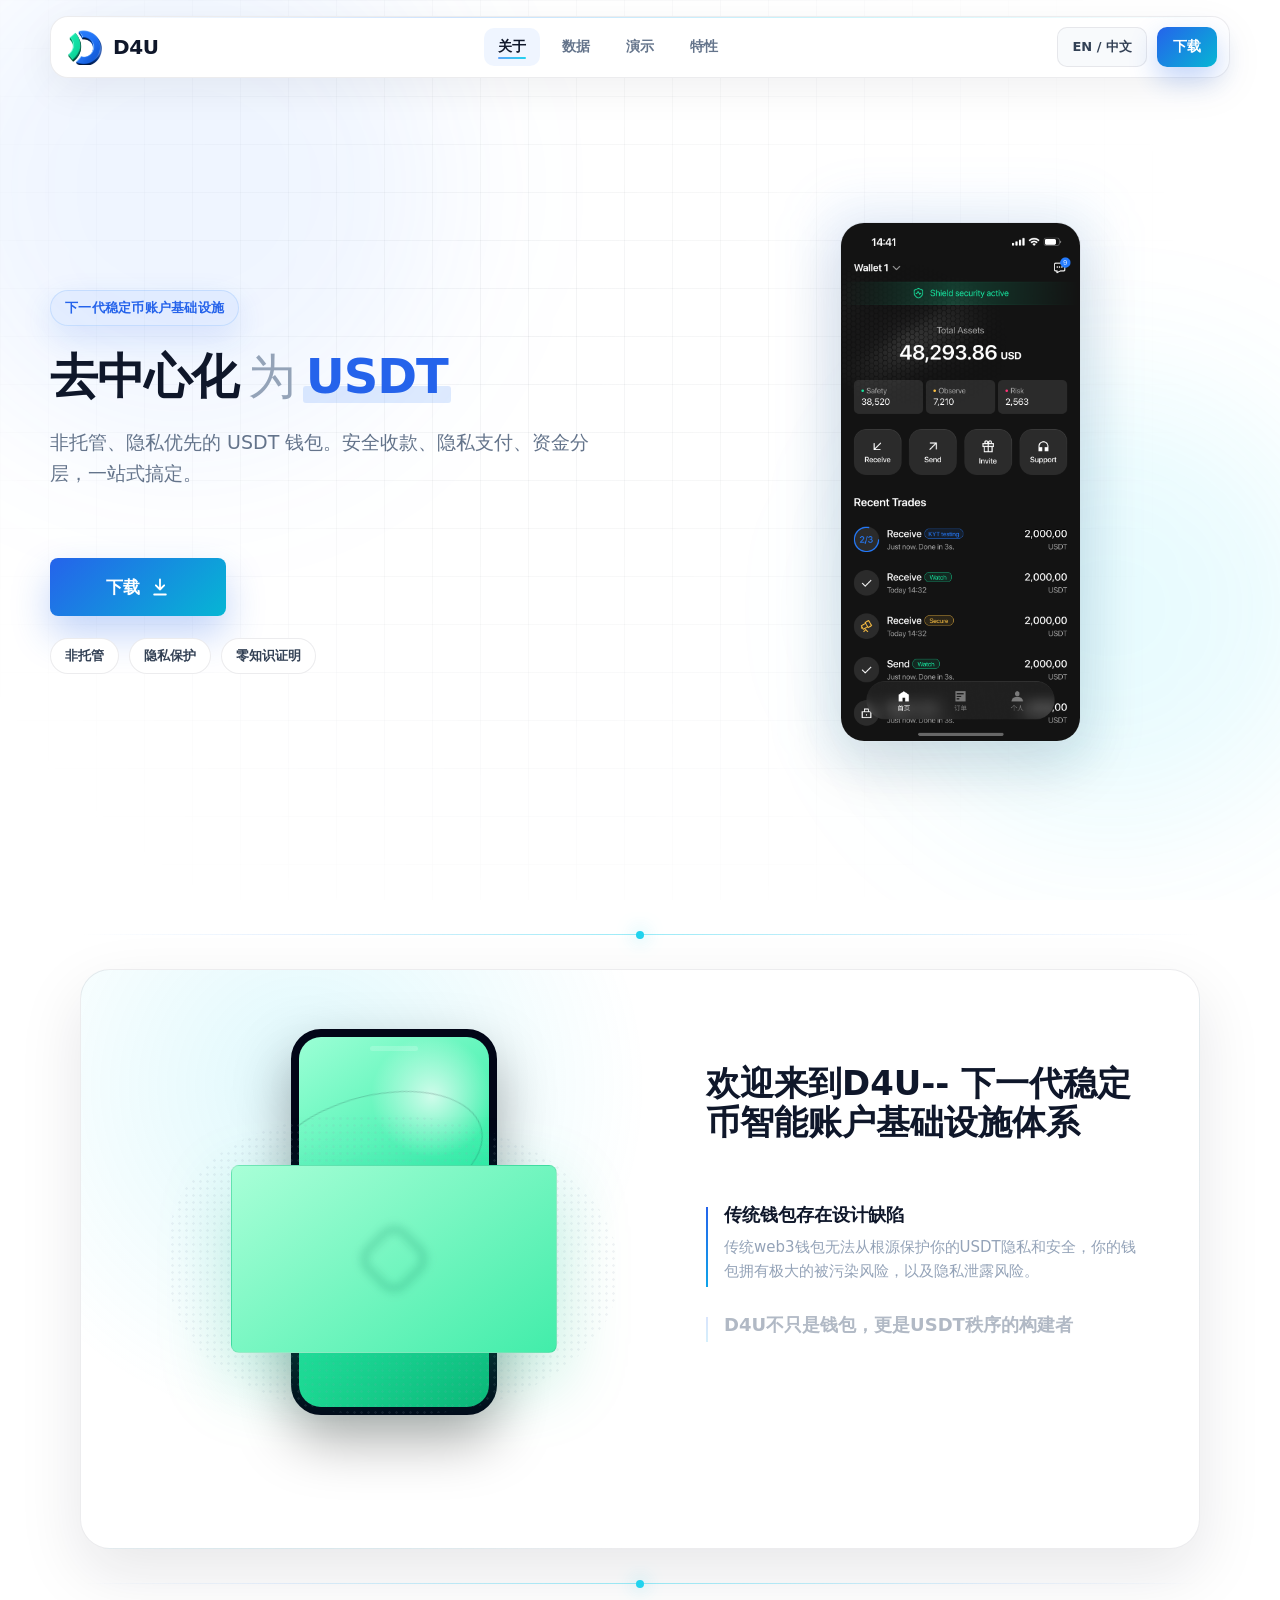
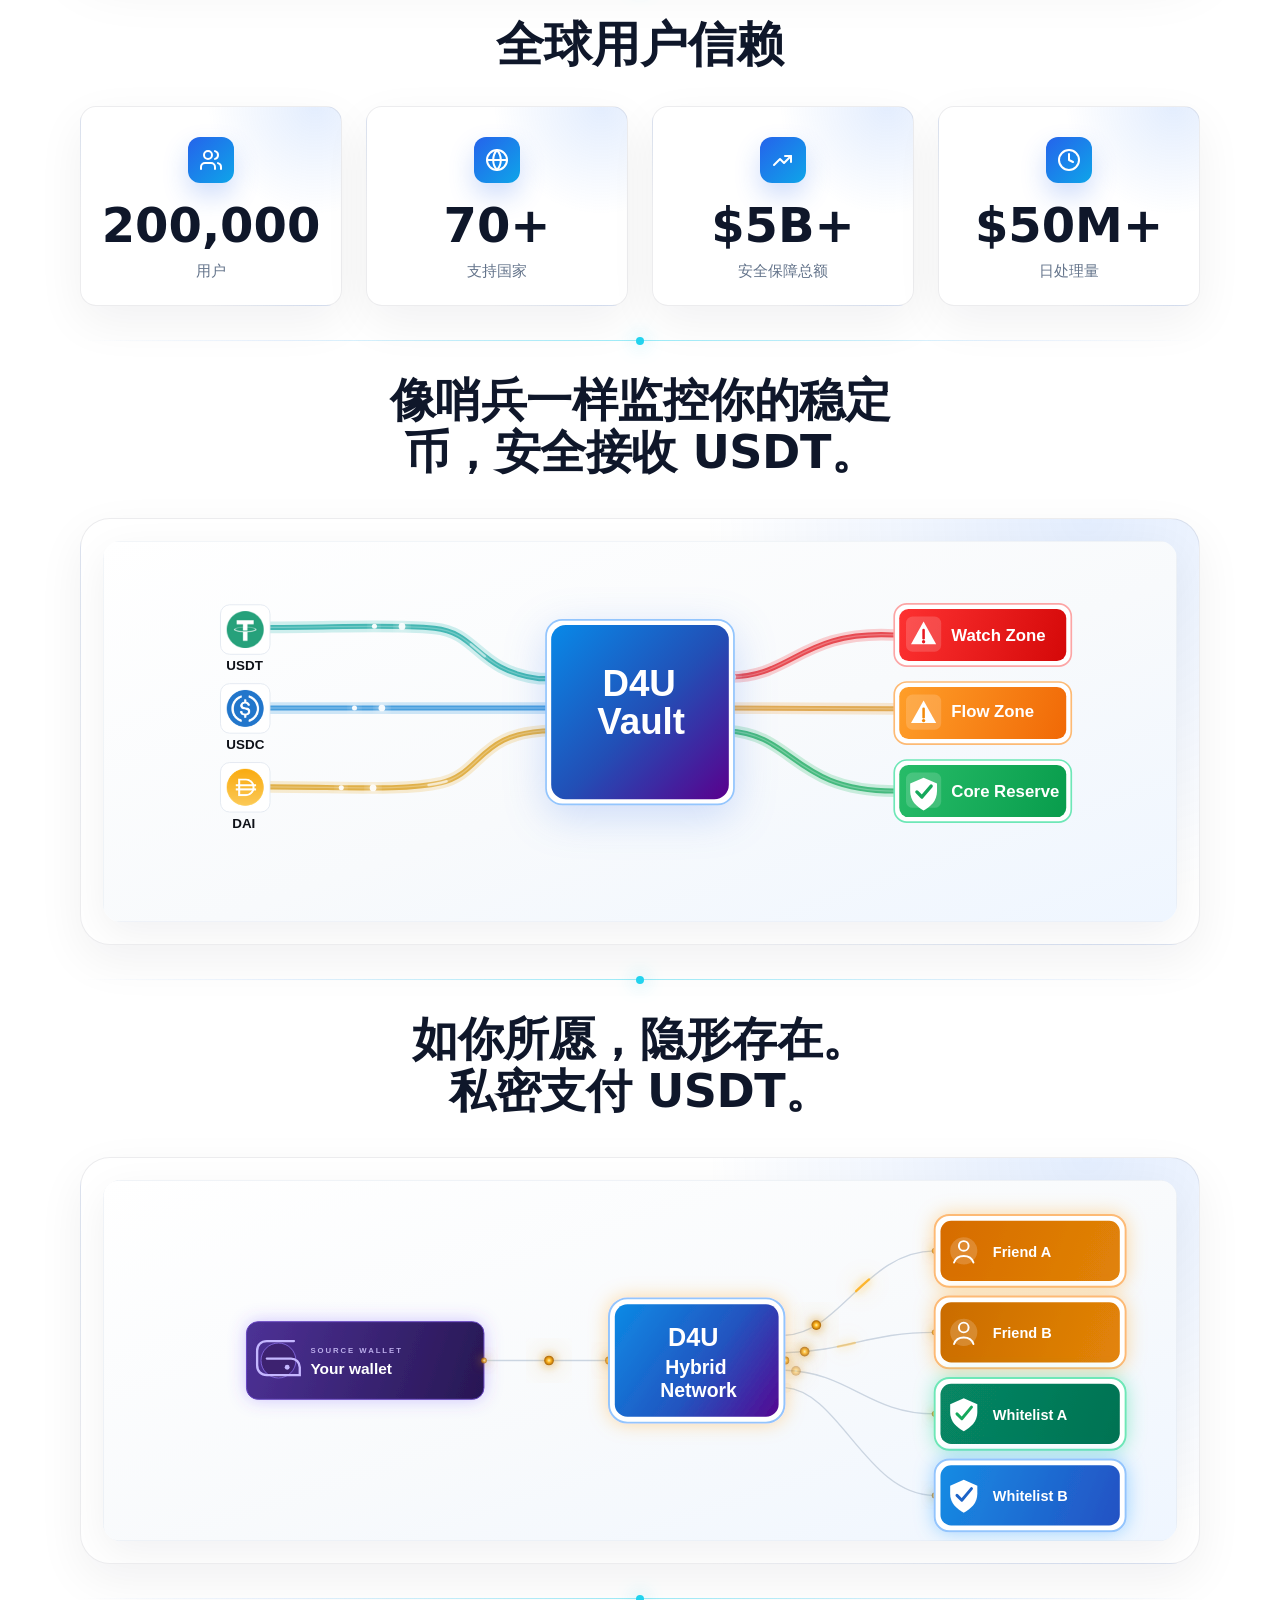
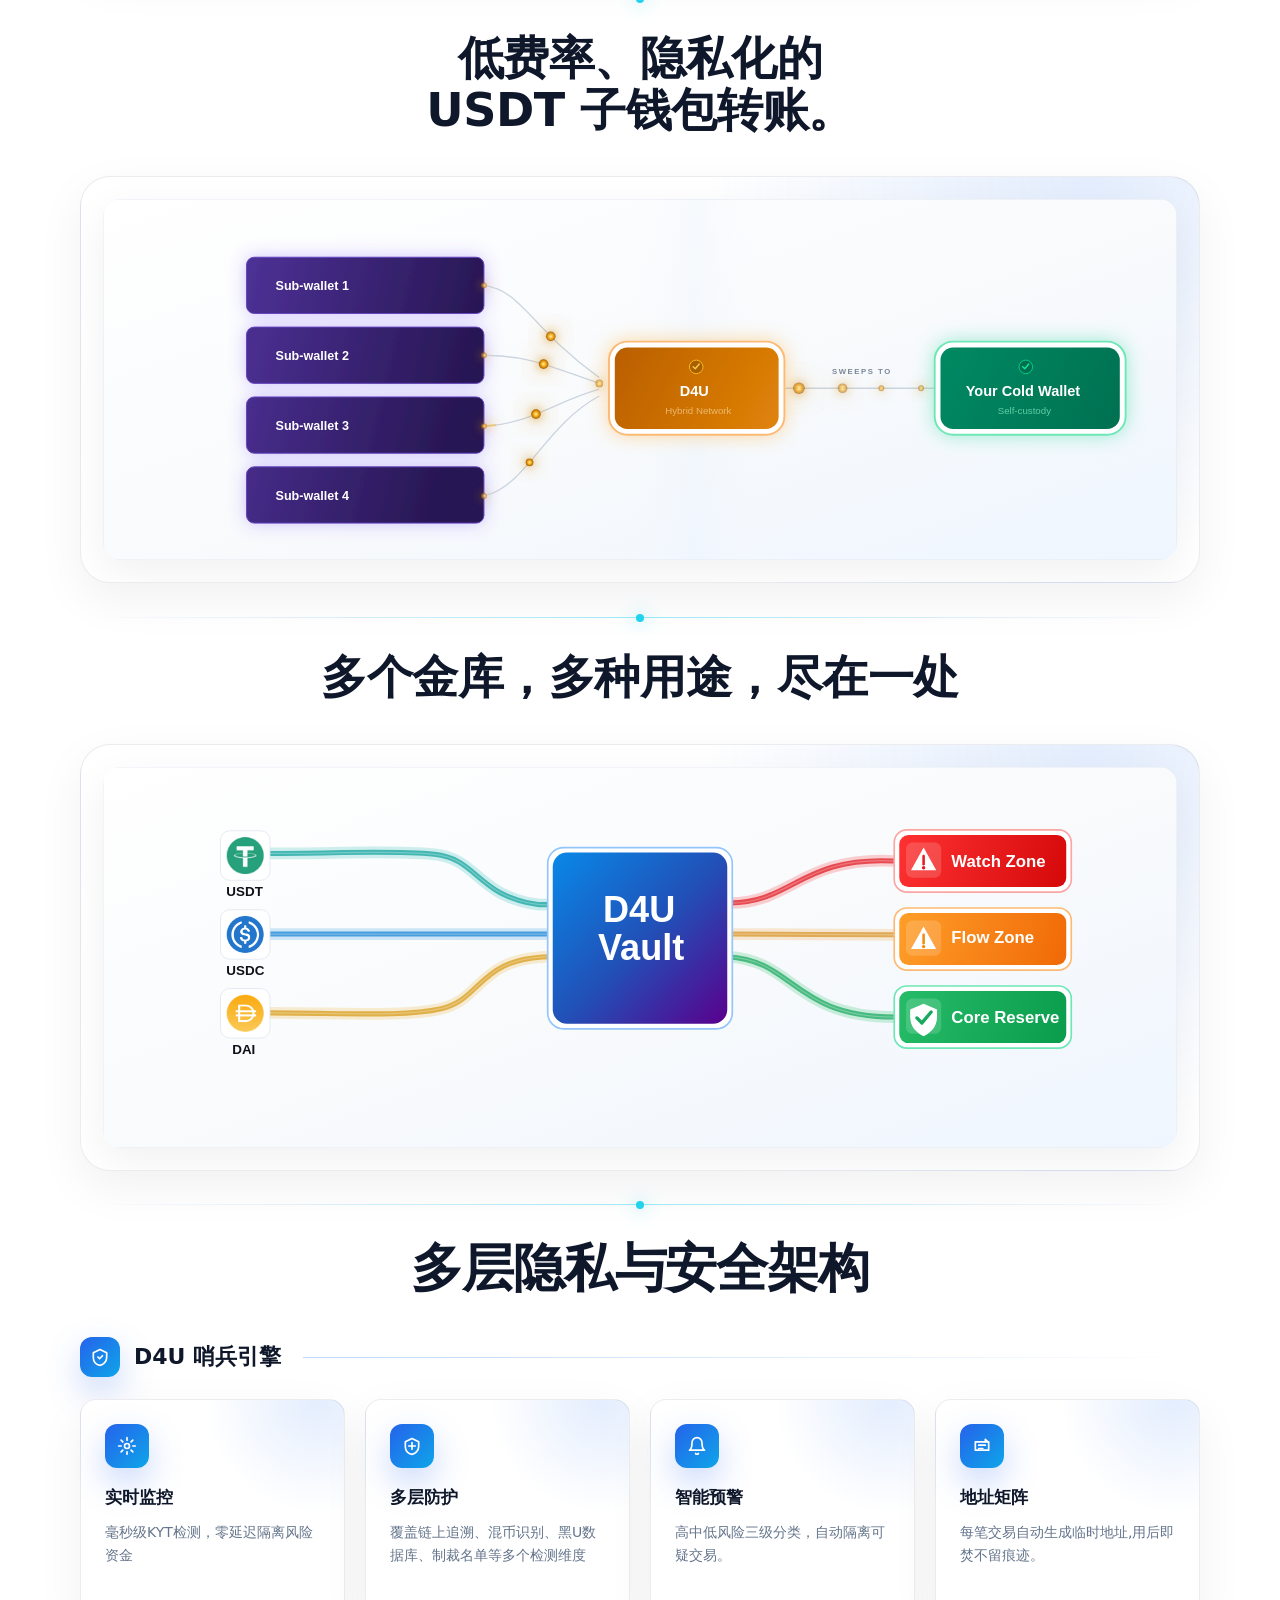
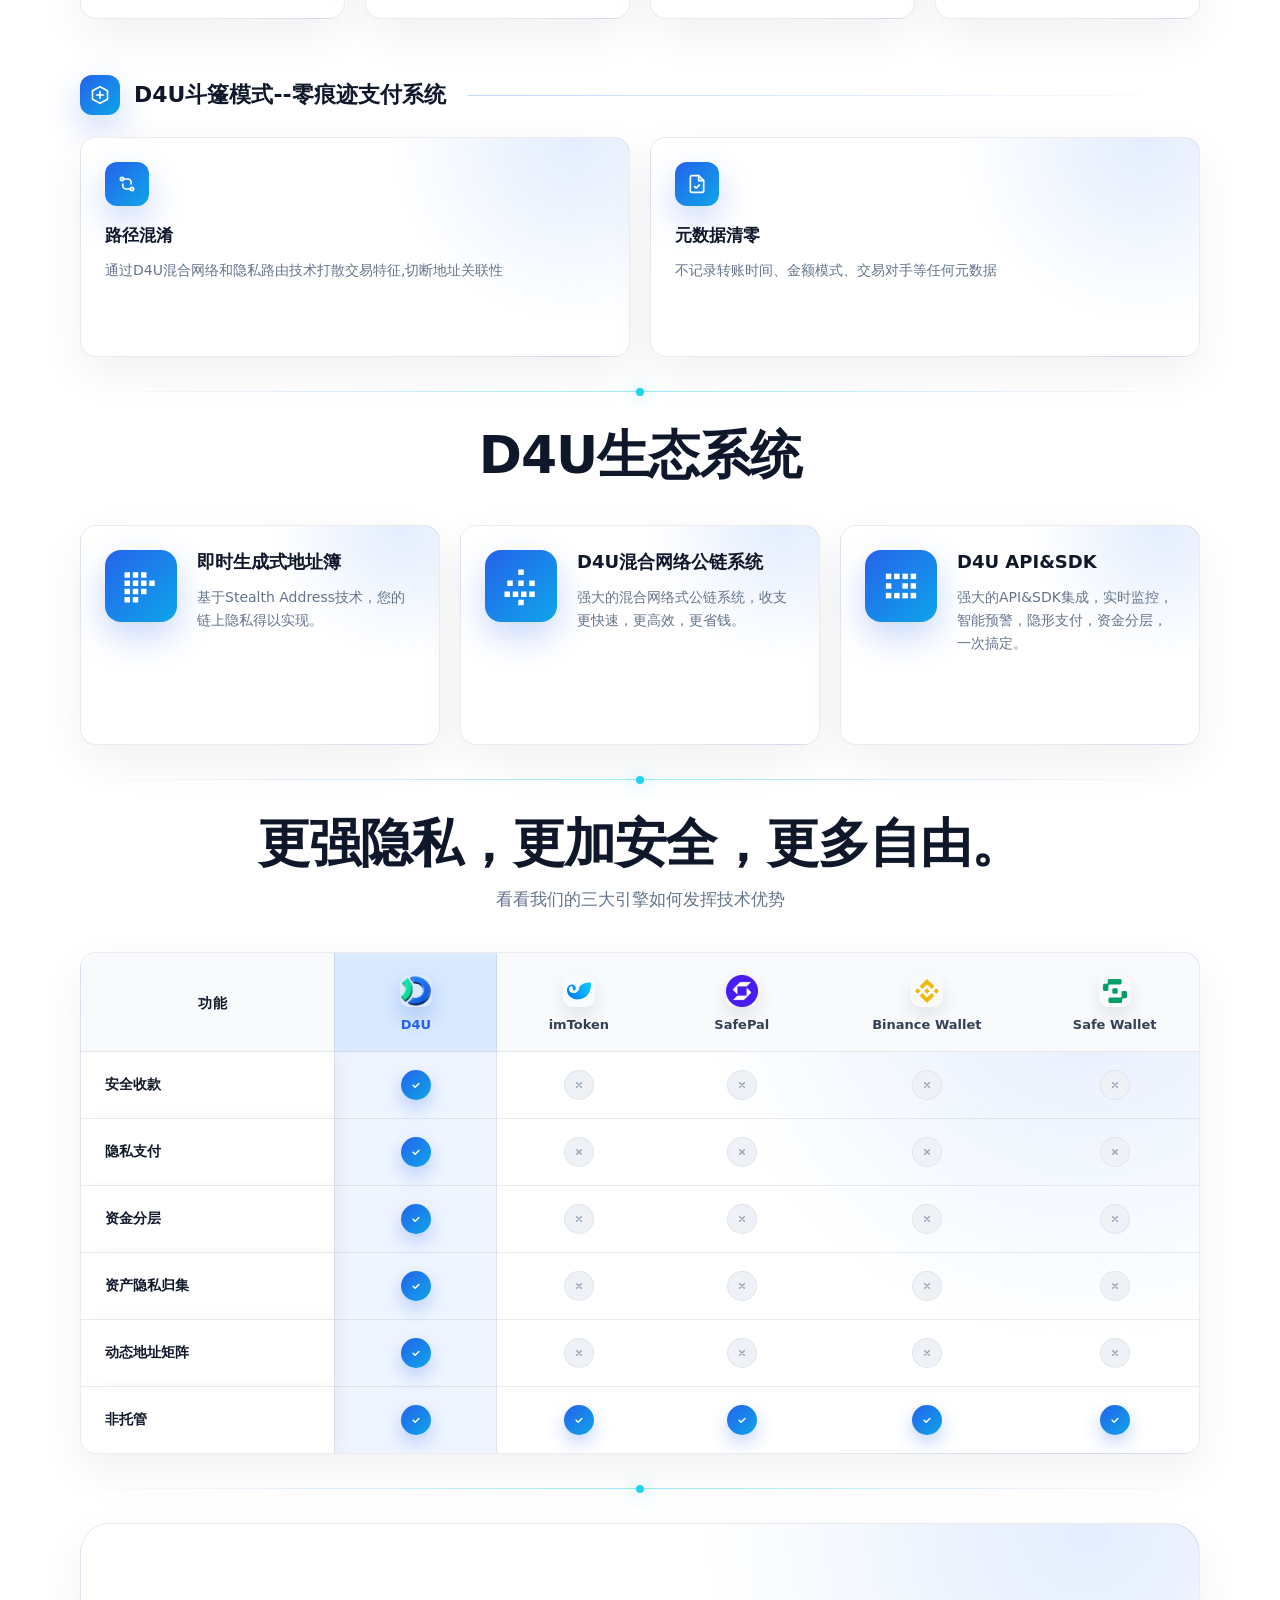
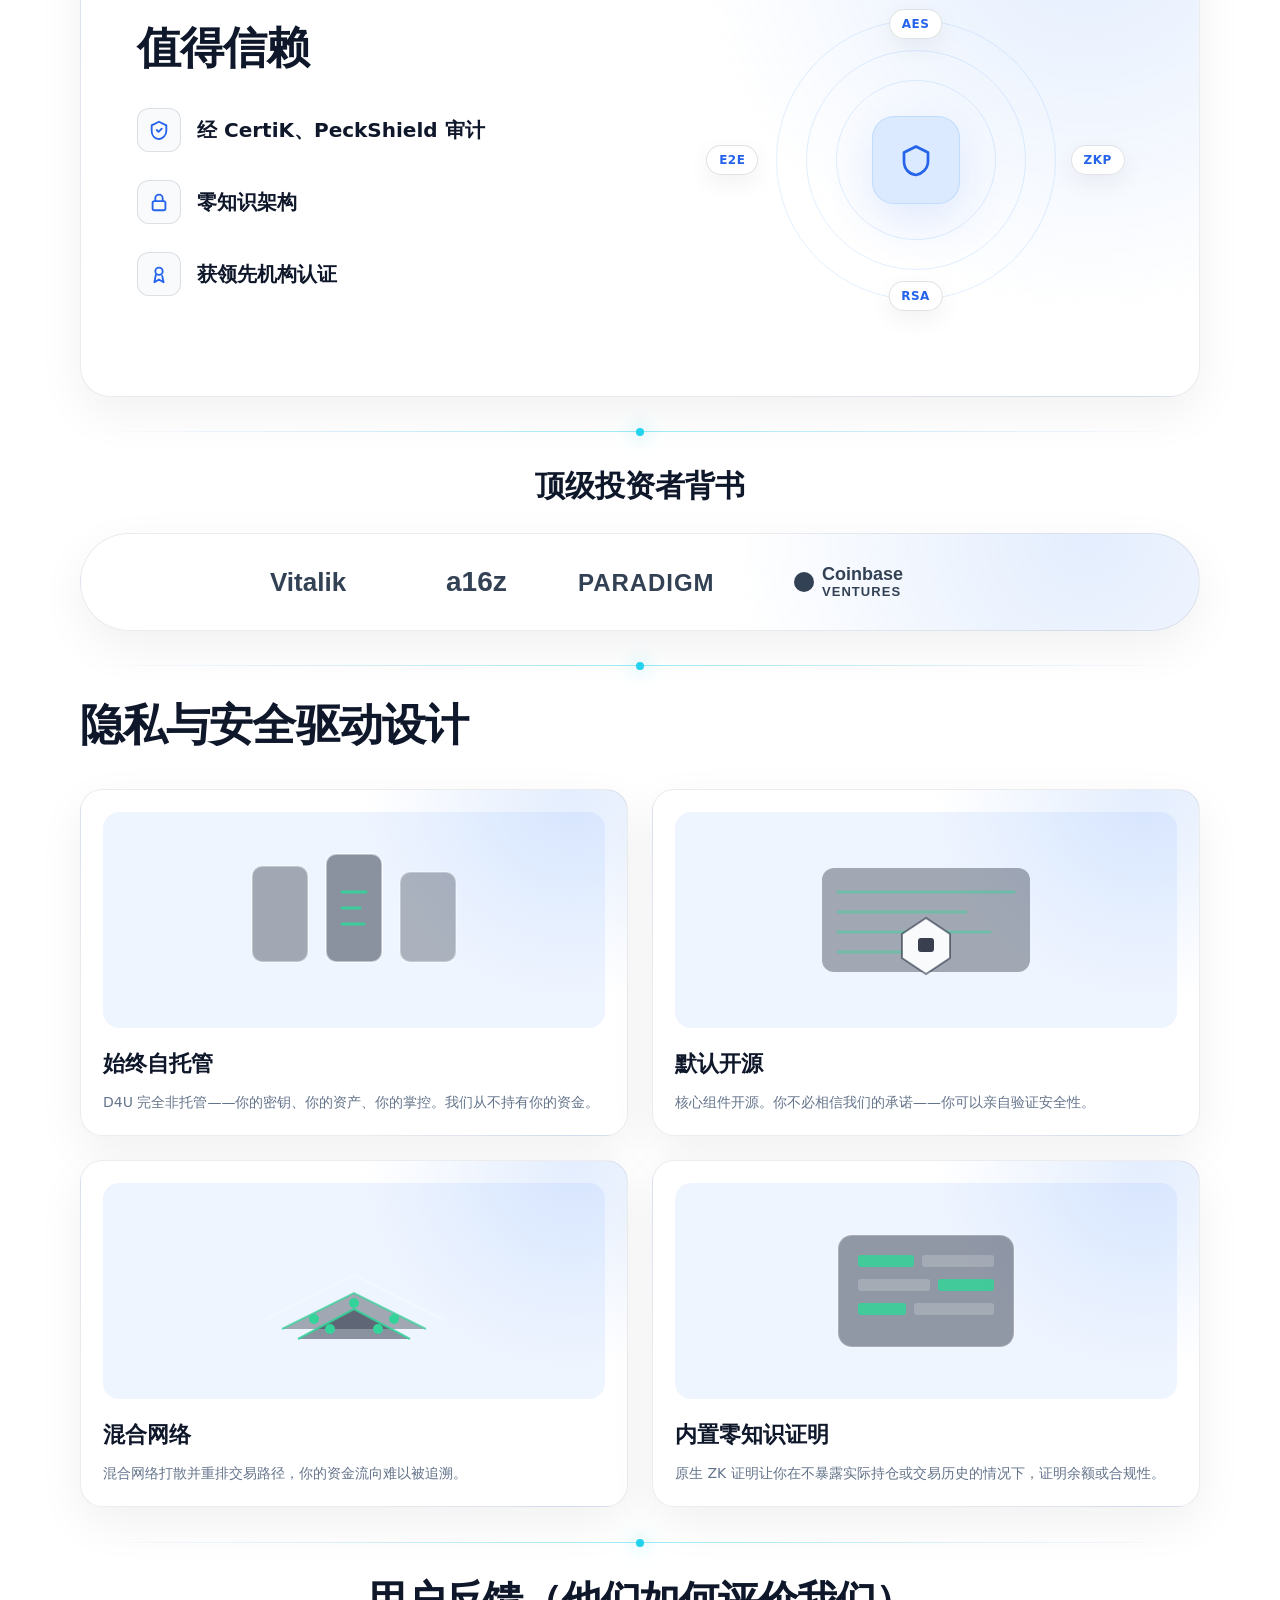
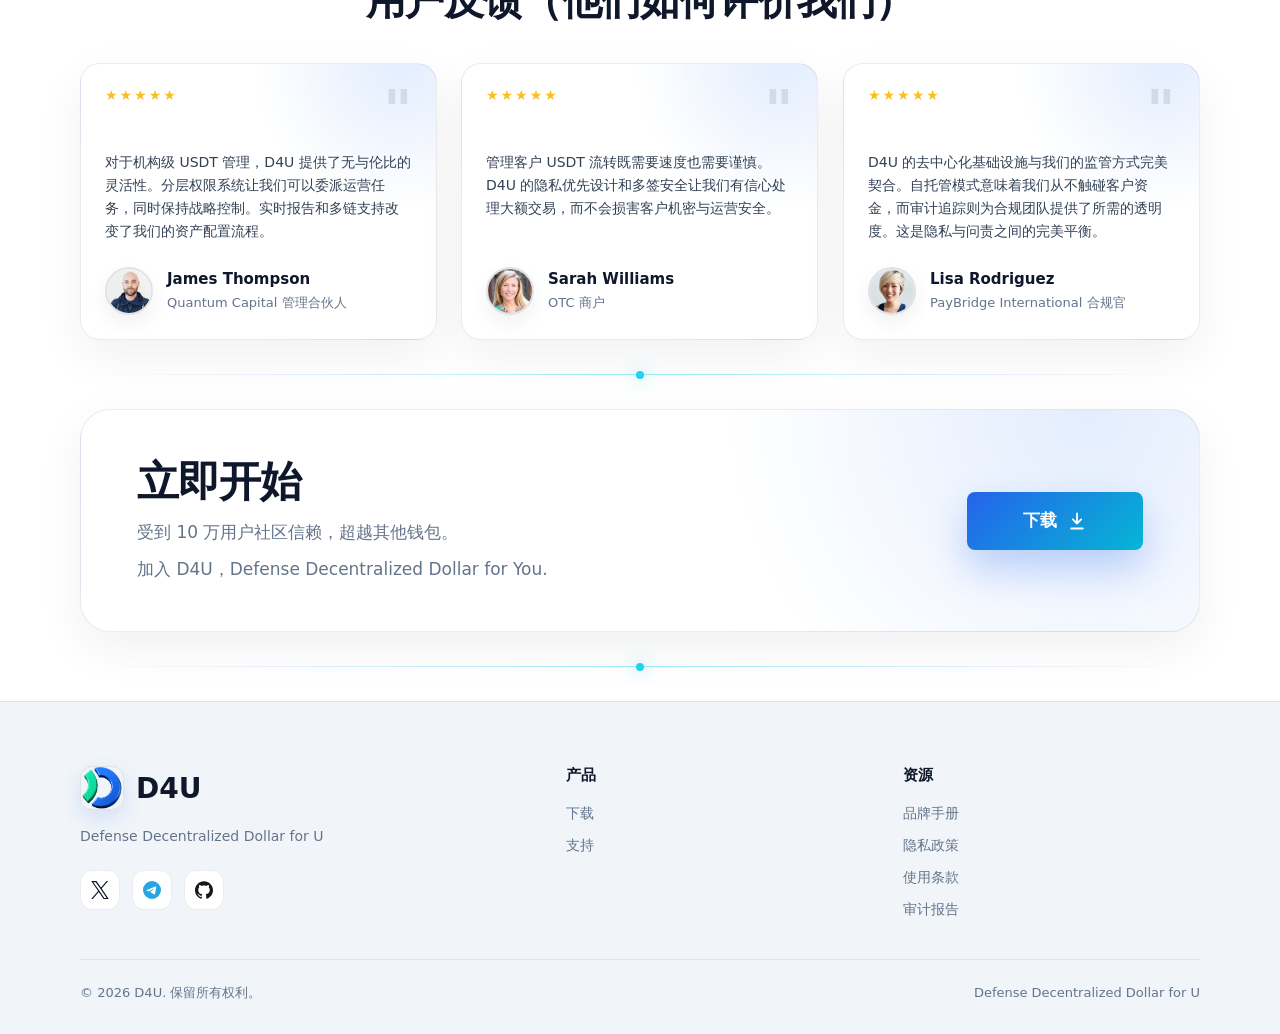
<file: index.html>
<!doctype html>
<html lang="zh-CN">
  <head>
    <meta charset="UTF-8" />
    <meta name="viewport" content="width=device-width, initial-scale=1.0" />
    <title>D4U</title>
    <link rel="stylesheet" href="./styles.css" />
  </head>

  <body>
    <header class="site-header">
      <button
        class="nav-backdrop"
        type="button"
        data-nav-backdrop
        tabindex="-1"
        aria-hidden="true"
        data-i18n-aria="navMenuClose"
      ></button>
      <div class="header-bar">
        <a class="brand" href="#" data-i18n-aria="brandHome">
          <span class="brand-mark" aria-hidden="true">
            <img src="./assets/coin/d4u.png" alt="" width="36" height="36" />
          </span>
          <span class="brand-text">D4U</span>
        </a>

        <nav class="site-nav" id="site-nav" aria-label="Primary navigation">
          <a href="#intro-title" data-i18n="navAbout">关于</a>
          <a href="#stats-title" data-i18n="navStats">数据</a>
          <a href="#demo-title" data-i18n="navDemo">演示</a>
          <a href="#features-title" data-i18n="navFeatures">特性</a>
          <a class="site-nav-cta" href="#download" data-i18n="download">下载</a>
          <div class="site-nav-footer">
            <button
              class="lang-toggle lang-toggle-menu"
              type="button"
              data-lang-toggle
            >
              EN / 中文
            </button>
          </div>
        </nav>

        <div class="header-actions">
          <button
            class="lang-toggle lang-toggle-bar"
            type="button"
            aria-label="Switch language"
            data-lang-toggle
          >
            EN / 中文
          </button>
          <a
            class="header-download"
            href="#download"
            data-i18n-aria="downloadAria"
          >
            <span data-i18n="download">下载</span>
          </a>
          <button
            class="nav-toggle"
            type="button"
            aria-expanded="false"
            aria-controls="site-nav"
            data-nav-toggle
            data-i18n-aria="navMenuOpen"
          >
            <span></span>
            <span></span>
            <span></span>
          </button>
        </div>
      </div>
    </header>

    <main class="site-shell">
      <section class="hero" aria-labelledby="hero-title">
        <div class="hero-bg" aria-hidden="true">
          <div class="hero-glow hero-glow-a"></div>
          <div class="hero-glow hero-glow-b"></div>
          <div class="hero-grid"></div>
        </div>

        <div class="hero-layout">
          <div class="hero-copy">
            <span class="hero-badge" data-i18n="heroBadge"
              >下一代稳定币账户基础设施</span
            >

            <h1 id="hero-title">
              <span class="hero-title-rotator" aria-live="polite">
                <span id="lead-word">Defense</span>
                <span class="hero-title-divider" data-i18n="heroDivider">For</span>
                <span id="target-word">USDT</span>
              </span>
            </h1>

            <p class="hero-subtitle" data-i18n="heroSubtitle">
              非托管、隐私优先的 USDT
              钱包。安全收款、隐私支付、资金分层，一站式搞定。
            </p>

            <div class="hero-actions">
              <a
                class="download-button hero-cta"
                href="#download"
                data-i18n-aria="downloadAria"
              >
                <span data-i18n="download">下载</span>
                <svg viewBox="0 0 24 24" aria-hidden="true">
                  <path d="M12 3v12m0 0 5-5m-5 5-5-5M5 21h14" />
                </svg>
              </a>

              <ul class="hero-chips" aria-label="Key features">
                <li data-i18n="heroChipOne">非托管</li>
                <li data-i18n="heroChipTwo">隐私保护</li>
                <li data-i18n="heroChipThree">零知识证明</li>
              </ul>
            </div>
          </div>

          <div class="hero-panel">
            <figure class="hero-visual">
              <img
                class="hero-visual-image"
                src="./assets/home.png"
                alt="D4U wallet app preview"
                width="390"
                height="844"
                loading="eager"
                decoding="async"
              />
            </figure>
          </div>
        </div>
      </section>

      <section class="intro-section" aria-labelledby="intro-title">
        <div class="intro-visual" aria-hidden="true">
          <div class="phone-frame">
            <div class="phone-speaker"></div>
            <div class="phone-screen">
              <div class="mesh mesh-one"></div>
              <div class="mesh mesh-two"></div>
            </div>
          </div>
          <div class="privacy-cloud"></div>
          <div class="secure-card">
            <div class="secure-mark"></div>
          </div>
        </div>

        <div class="intro-copy">
          <h2 id="intro-title">
            <span data-i18n="introTitle">
              欢迎来到D4U-- 下一代稳定币智能账户基础设施体系
            </span>
          </h2>

          <div class="intro-tabs">
            <div class="copy-block is-active" data-tab-panel>
              <button class="copy-trigger" type="button" aria-expanded="true">
                <span data-i18n="introBlockOneTitle">传统钱包存在设计缺陷</span>
              </button>
              <div class="copy-body">
                <div class="copy-body-inner">
                  <p>
                    <span data-i18n="introBlockOneBody">
                      传统web3钱包无法从根源保护你的USDT隐私和安全，你的钱包拥有极大的被污染风险，以及隐私泄露风险。
                    </span>
                  </p>
                </div>
              </div>
            </div>

            <div class="copy-block" data-tab-panel>
              <button class="copy-trigger" type="button" aria-expanded="false">
                <span data-i18n="introBlockTwoTitle">
                  D4U不只是钱包，更是USDT秩序的构建者
                </span>
              </button>
              <div class="copy-body">
                <div class="copy-body-inner">
                  <p>
                    <span data-i18n="introBlockTwoBody">
                      得益于去中心化设计、D4U混合网络技术和零知识证明技术，D4U重新构建了USDT的使用秩序。
                    </span>
                  </p>
                </div>
              </div>
            </div>
          </div>
        </div>
      </section>

      <section class="stats-section" aria-labelledby="stats-title">
        <h2 id="stats-title" data-i18n="statsTitle">全球用户信赖</h2>
        <div class="stats-grid">
          <article class="stat-card">
            <div class="stat-icon icon-users">
              <svg viewBox="0 0 24 24" aria-hidden="true">
                <path d="M16 21v-2a4 4 0 0 0-4-4H6a4 4 0 0 0-4 4v2" />
                <circle cx="9" cy="7" r="4" />
                <path d="M22 21v-2a4 4 0 0 0-3-3.87" />
                <path d="M16 3.13a4 4 0 0 1 0 7.75" />
              </svg>
            </div>
            <strong
              ><span data-count-to="200000" data-format="comma">0</span></strong
            >
            <span data-i18n="statUsers">用户</span>
          </article>

          <article class="stat-card">
            <div class="stat-icon icon-globe">
              <svg viewBox="0 0 24 24" aria-hidden="true">
                <circle cx="12" cy="12" r="10" />
                <path d="M2 12h20" />
                <path d="M12 2a15 15 0 0 1 0 20" />
                <path d="M12 2a15 15 0 0 0 0 20" />
              </svg>
            </div>
            <strong><span data-count-to="70">0</span>+</strong>
            <span data-i18n="statCountries">支持国家</span>
          </article>

          <article class="stat-card">
            <div class="stat-icon icon-secured">
              <svg viewBox="0 0 24 24" aria-hidden="true">
                <path d="m3 17 6-6 4 4 7-7" />
                <path d="M14 8h6v6" />
              </svg>
            </div>
            <strong>$<span data-count-to="5">0</span>B+</strong>
            <span data-i18n="statSecured">安全保障总额</span>
          </article>

          <article class="stat-card">
            <div class="stat-icon icon-processed">
              <svg viewBox="0 0 24 24" aria-hidden="true">
                <circle cx="12" cy="12" r="10" />
                <path d="M12 6v6l4 2" />
              </svg>
            </div>
            <strong>$<span data-count-to="50">0</span>M+</strong>
            <span data-i18n="statProcessed">日处理量</span>
          </article>
        </div>
      </section>

      <!-- <section class="demo-section" aria-labelledby="demo-title">
        <h2 id="demo-title" data-i18n="demoTitle">安全与隐私，真实可见</h2>
        <div class="demo-grid">
          <article class="demo-card">
            <div class="demo-phone">
              <div class="demo-topbar">
                <span></span>
                <strong data-i18n="demoPayTopbar">隐私付款</strong>
                <span></span>
              </div>
              <div class="chat-thread" data-chat-demo>
                <div
                  class="chat-bubble incoming"
                  data-chat-step
                  data-i18n="demoPayChat1"
                >
                  向 Alex 发送 320 USDT？
                </div>
                <div
                  class="chat-bubble outgoing"
                  data-chat-step
                  data-i18n="demoPayChat2"
                >
                  隐藏发送地址与付款路径。
                </div>
                <div
                  class="chat-bubble system"
                  data-chat-step
                  data-i18n="demoPayChat3"
                >
                  隐私路径已由 D4U 保护。
                </div>
                <div class="transfer-card" data-chat-step>
                  <span data-i18n="demoPayCardLabel">隐私付款</span>
                  <strong>320 USDT</strong>
                  <small data-i18n="demoPayCardSmall">隐私路径已确认。</small>
                </div>
                <div class="typing-indicator" aria-hidden="true">
                  <span></span>
                  <span></span>
                  <span></span>
                </div>
              </div>
            </div>
            <h3 data-i18n="demoOneTitle">隐私付款</h3>
            <p data-i18n="demoOneBody">
              付款路径与地址信息被保护，减少隐私暴露。
            </p>
          </article>

          <article class="demo-card">
            <div class="demo-phone">
              <div class="demo-topbar">
                <span></span>
                <strong data-i18n="demoReceiveTopbar">安全收款</strong>
                <span></span>
              </div>
              <div class="chat-thread" data-chat-demo>
                <div
                  class="chat-bubble incoming"
                  data-chat-step
                  data-i18n="demoReceiveChat1"
                >
                  检测到 1,280 USDT 入账。
                </div>
                <div
                  class="chat-bubble outgoing"
                  data-chat-step
                  data-i18n="demoReceiveChat2"
                >
                  收款前先检查污染风险。
                </div>
                <div
                  class="chat-bubble system"
                  data-chat-step
                  data-i18n="demoReceiveChat3"
                >
                  地址风险已清除，可安全接收。
                </div>
                <div class="transfer-card safe" data-chat-step>
                  <span data-i18n="demoReceiveCardLabel">安全收款</span>
                  <strong data-i18n="demoReceiveCardStrong">已验证</strong>
                  <small data-i18n="demoReceiveCardSmall"
                    >来源风险已清除。</small
                  >
                </div>
                <div class="typing-indicator" aria-hidden="true">
                  <span></span>
                  <span></span>
                  <span></span>
                </div>
              </div>
            </div>
            <h3 data-i18n="demoTwoTitle">安全收款</h3>
            <p data-i18n="demoTwoBody">
              收款前识别风险来源，降低钱包污染风险。
            </p>
          </article>
        </div>
      </section>
-->
      <section class="features-section" aria-labelledby="features-title">
        <div class="features-copy">
          <h2 id="features-title" data-i18n="featureOneTitle">
            像哨兵一样监控你的稳定币，安全接收 USDT。
          </h2>
        </div>

        <div
          class="sentry-demo sentry-demo-image"
          aria-label="D4U Sentry filtering demo"
        >
          <img
            src="./assets/d4u_sentry_svg_animated.svg"
            alt="D4U Sentry animated filtering demo"
          />
        </div>
      </section>

      <section
        class="features-section"
        aria-labelledby="privacy-feature-title"
      >
        <div class="features-copy">
          <h2 id="privacy-feature-title" data-i18n="featureTwoTitle">
            如你所愿，隐形存在。私密支付 USDT。
          </h2>
        </div>

        <div class="sentry-demo sentry-demo-image">
          <img
            src="./assets/updated_uploaded_svg_wallet_hybrid_network.svg"
            alt="D4U private payment animated demo"
          />
        </div>
      </section>

      <section class="features-section" aria-labelledby="sweep-feature-title">
        <div class="features-copy">
          <h2 id="sweep-feature-title" data-i18n="featureThreeTitle">
            低费率、隐私化的 USDT 子钱包转账。
          </h2>
        </div>

        <div class="sentry-demo sentry-demo-image">
          <img
            src="./assets/payram_smartsweep_animate_motion%202.svg"
            alt="D4U private smart sweep animated demo"
          />
        </div>
      </section>

      <section
        class="features-section"
        aria-labelledby="vault-feature-title"
      >
        <div class="features-copy">
          <h2 id="vault-feature-title" data-i18n="featureFourTitle">
            多个金库，多种用途，尽在一处
          </h2>
        </div>

        <div class="sentry-demo sentry-demo-image">
          <object
            data="./assets/d4u_sentry_svg_animated%202.svg"
            type="image/svg+xml"
            aria-label="D4U multiple vaults animated demo"
          ></object>
        </div>
      </section>

      <section class="engine-section" aria-labelledby="engine-title">
        <div class="engine-inner">
          <h2 id="engine-title" data-i18n="engineTitle">多层隐私与安全架构</h2>

          <div class="engine-group">
            <div class="engine-group-title">
              <div class="engine-title-icon tone-blue" aria-hidden="true">
                <svg viewBox="0 0 24 24">
                  <path
                    d="M12 3 4 7v6c0 5 3.4 8.4 8 9 3.6-.6 8-4 8-9V7l-8-4Z"
                  />
                  <path d="m9.5 12 2 2 3.5-3.5" />
                </svg>
              </div>
              <h3 data-i18n="sentryEngineName">D4U 哨兵引擎</h3>
            </div>

            <div class="engine-card-grid">
              <article class="engine-card">
                <div class="engine-card-icon tone-blue" aria-hidden="true">
                  <svg viewBox="0 0 24 24">
                    <circle cx="12" cy="12" r="3" />
                    <path d="M12 2v3M12 19v3M2 12h3M19 12h3" />
                    <path
                      d="m4.9 4.9 2.1 2.1M16.9 16.9l2.1 2.1M4.9 19.1l2.1-2.1M16.9 7.1l2.1-2.1"
                    />
                  </svg>
                </div>
                <h4 data-i18n="sentryCardOneTitle">实时监控</h4>
                <p data-i18n="sentryCardOneBody">
                  毫秒级KYT检测，零延迟隔离风险资金
                </p>
              </article>

              <article class="engine-card">
                <div class="engine-card-icon tone-blue" aria-hidden="true">
                  <svg viewBox="0 0 24 24">
                    <path
                      d="M12 3 4 7v6c0 5 3.4 8.4 8 9 3.6-.6 8-4 8-9V7l-8-4Z"
                    />
                    <path d="M8 12h8M12 8v8" />
                  </svg>
                </div>
                <h4 data-i18n="sentryCardTwoTitle">多层防护</h4>
                <p data-i18n="sentryCardTwoBody">
                  覆盖链上追溯、混币识别、黑U数据库、制裁名单等多个检测维度
                </p>
              </article>

              <article class="engine-card">
                <div class="engine-card-icon tone-blue" aria-hidden="true">
                  <svg viewBox="0 0 24 24">
                    <path d="M18 8A6 6 0 0 0 6 8c0 7-3 9-3 9h18s-3-2-3-9" />
                    <path d="M13.7 21a2 2 0 0 1-3.4 0" />
                  </svg>
                </div>
                <h4 data-i18n="sentryCardThreeTitle">智能预警</h4>
                <p data-i18n="sentryCardThreeBody">
                  高中低风险三级分类，自动隔离可疑交易。
                </p>
              </article>

              <article class="engine-card">
                <div class="engine-card-icon tone-blue" aria-hidden="true">
                  <svg viewBox="0 0 24 24">
                    <path d="M4 7h16v10H4z" />
                    <path d="M8 11h8M8 15h5" />
                    <path d="M16 4v3M19 7l-3-3" />
                  </svg>
                </div>
                <h4 data-i18n="sentryCardFourTitle">地址矩阵</h4>
                <p data-i18n="sentryCardFourBody">
                  每笔交易自动生成临时地址,用后即焚不留痕迹。
                </p>
              </article>
            </div>
          </div>

          <div class="engine-group">
            <div class="engine-group-title">
              <div class="engine-title-icon tone-blue" aria-hidden="true">
                <svg viewBox="0 0 24 24">
                  <path d="M12 2 3 7v10l9 5 9-5V7l-9-5Z" />
                  <path d="M8 12h8M12 8v8" />
                </svg>
              </div>
              <h3 data-i18n="cloakEngineName">D4U斗篷模式--零痕迹支付系统</h3>
            </div>

            <div class="engine-card-grid two-up">
              <article class="engine-card">
                <div class="engine-card-icon tone-blue" aria-hidden="true">
                  <svg viewBox="0 0 24 24">
                    <circle cx="6" cy="6" r="2" />
                    <circle cx="18" cy="18" r="2" />
                    <path
                      d="M8 6h5a4 4 0 0 1 4 4v2M16 18h-5a4 4 0 0 1-4-4v-2"
                    />
                  </svg>
                </div>
                <h4 data-i18n="cloakCardOneTitle">路径混淆</h4>
                <p data-i18n="cloakCardOneBody">
                  通过D4U混合网络和隐私路由技术打散交易特征,切断地址关联性
                </p>
              </article>

              <article class="engine-card">
                <div class="engine-card-icon tone-blue" aria-hidden="true">
                  <svg viewBox="0 0 24 24">
                    <path
                      d="M14 2H6a2 2 0 0 0-2 2v16a2 2 0 0 0 2 2h12a2 2 0 0 0 2-2V8z"
                    />
                    <path d="M14 2v6h6M9 15l2 2 4-4" />
                  </svg>
                </div>
                <h4 data-i18n="cloakCardTwoTitle">元数据清零</h4>
                <p data-i18n="cloakCardTwoBody">
                  不记录转账时间、金额模式、交易对手等任何元数据
                </p>
              </article>
            </div>
          </div>
        </div>
      </section>

      <section class="ecosystem-section" aria-labelledby="ecosystem-title">
        <div class="ecosystem-inner">
          <h2 id="ecosystem-title" data-i18n="ecosystemTitle">D4U生态系统</h2>

          <div class="ecosystem-grid">
            <article class="ecosystem-item">
              <div class="ecosystem-icon" aria-hidden="true">
                <svg viewBox="0 0 64 64">
                  <rect x="8" y="12" width="8" height="8" fill="currentColor" />
                  <rect
                    x="20"
                    y="12"
                    width="8"
                    height="8"
                    fill="currentColor"
                  />
                  <rect
                    x="32"
                    y="12"
                    width="8"
                    height="8"
                    fill="currentColor"
                  />
                  <rect x="8" y="24" width="8" height="8" fill="currentColor" />
                  <rect
                    x="20"
                    y="24"
                    width="8"
                    height="8"
                    fill="currentColor"
                  />
                  <rect
                    x="32"
                    y="24"
                    width="8"
                    height="8"
                    fill="currentColor"
                  />
                  <rect
                    x="44"
                    y="24"
                    width="8"
                    height="8"
                    fill="currentColor"
                  />
                  <rect x="8" y="36" width="8" height="8" fill="currentColor" />
                  <rect
                    x="20"
                    y="36"
                    width="8"
                    height="8"
                    fill="currentColor"
                  />
                  <rect
                    x="32"
                    y="36"
                    width="8"
                    height="8"
                    fill="currentColor"
                  />
                  <rect x="8" y="48" width="8" height="8" fill="currentColor" />
                  <rect
                    x="20"
                    y="48"
                    width="8"
                    height="8"
                    fill="currentColor"
                  />
                </svg>
              </div>
              <div class="ecosystem-copy">
                <h3 data-i18n="ecosystemOneTitle">即时生成式地址簿</h3>
                <p data-i18n="ecosystemOneBody">
                  基于Stealth Address技术，您的链上隐私得以实现。
                </p>
              </div>
            </article>

            <article class="ecosystem-item">
              <div class="ecosystem-icon" aria-hidden="true">
                <svg viewBox="0 0 64 64">
                  <rect x="28" y="8" width="8" height="8" fill="currentColor" />
                  <rect
                    x="12"
                    y="24"
                    width="8"
                    height="8"
                    fill="currentColor"
                  />
                  <rect
                    x="28"
                    y="24"
                    width="8"
                    height="8"
                    fill="currentColor"
                  />
                  <rect
                    x="44"
                    y="24"
                    width="8"
                    height="8"
                    fill="currentColor"
                  />
                  <rect x="8" y="40" width="8" height="8" fill="currentColor" />
                  <rect
                    x="20"
                    y="40"
                    width="8"
                    height="8"
                    fill="currentColor"
                  />
                  <rect
                    x="32"
                    y="40"
                    width="8"
                    height="8"
                    fill="currentColor"
                  />
                  <rect
                    x="44"
                    y="40"
                    width="8"
                    height="8"
                    fill="currentColor"
                  />
                  <rect
                    x="28"
                    y="52"
                    width="8"
                    height="8"
                    fill="currentColor"
                  />
                </svg>
              </div>
              <div class="ecosystem-copy">
                <h3 data-i18n="ecosystemTwoTitle">D4U混合网络公链系统</h3>
                <p data-i18n="ecosystemTwoBody">
                  强大的混合网络式公链系统，收支更快速，更高效，更省钱。
                </p>
              </div>
            </article>

            <article class="ecosystem-item">
              <div class="ecosystem-icon" aria-hidden="true">
                <svg viewBox="0 0 64 64">
                  <rect
                    x="10"
                    y="14"
                    width="8"
                    height="8"
                    fill="currentColor"
                  />
                  <rect
                    x="22"
                    y="14"
                    width="8"
                    height="8"
                    fill="currentColor"
                  />
                  <rect
                    x="34"
                    y="14"
                    width="8"
                    height="8"
                    fill="currentColor"
                  />
                  <rect
                    x="46"
                    y="14"
                    width="8"
                    height="8"
                    fill="currentColor"
                  />
                  <rect
                    x="10"
                    y="28"
                    width="8"
                    height="8"
                    fill="currentColor"
                  />
                  <rect
                    x="34"
                    y="28"
                    width="8"
                    height="8"
                    fill="currentColor"
                  />
                  <rect
                    x="46"
                    y="28"
                    width="8"
                    height="8"
                    fill="currentColor"
                  />
                  <rect
                    x="10"
                    y="42"
                    width="8"
                    height="8"
                    fill="currentColor"
                  />
                  <rect
                    x="22"
                    y="42"
                    width="8"
                    height="8"
                    fill="currentColor"
                  />
                  <rect
                    x="34"
                    y="42"
                    width="8"
                    height="8"
                    fill="currentColor"
                  />
                  <rect
                    x="46"
                    y="42"
                    width="8"
                    height="8"
                    fill="currentColor"
                  />
                </svg>
              </div>
              <div class="ecosystem-copy">
                <h3 data-i18n="ecosystemThreeTitle">D4U API&SDK</h3>
                <p data-i18n="ecosystemThreeBody">
                  强大的API&SDK集成，实时监控，智能预警，隐形支付，资金分层，一次搞定。
                </p>
              </div>
            </article>
          </div>
        </div>
      </section>

      <section class="compare-section" aria-labelledby="compare-title">
        <div class="compare-inner">
          <header class="compare-heading">
            <h2 id="compare-title" data-i18n="compareTitle">
              更强隐私，更加安全，更多自由。
            </h2>
            <p data-i18n="compareSubtitle">
              看看我们的三大引擎如何发挥技术优势
            </p>
          </header>

          <div class="compare-table-wrap">
            <table class="compare-table">
              <thead>
                <tr>
                  <th scope="col" class="compare-feature-head">
                    <span data-i18n="compareFeatureCol">功能</span>
                  </th>
                  <th scope="col" class="compare-brand-head compare-col-d4u">
                    <span class="compare-brand-label">
                      <img
                        class="compare-brand-logo"
                        src="./assets/coin/d4u.png"
                        alt=""
                        width="32"
                        height="32"
                      />
                      <span>D4U</span>
                    </span>
                  </th>
                  <th scope="col" class="compare-brand-head">
                    <span class="compare-brand-label">
                      <img
                        class="compare-brand-logo"
                        src="./assets/wallets/imtoken.svg"
                        alt=""
                        width="32"
                        height="32"
                      />
                      <span>imToken</span>
                    </span>
                  </th>
                  <th scope="col" class="compare-brand-head">
                    <span class="compare-brand-label">
                      <img
                        class="compare-brand-logo"
                        src="./assets/wallets/safepal.png"
                        alt=""
                        width="32"
                        height="32"
                      />
                      <span>SafePal</span>
                    </span>
                  </th>
                  <th scope="col" class="compare-brand-head">
                    <span class="compare-brand-label">
                      <img
                        class="compare-brand-logo"
                        src="./assets/wallets/binance-wallet.svg"
                        alt=""
                        width="32"
                        height="32"
                      />
                      <span>Binance Wallet</span>
                    </span>
                  </th>
                  <th scope="col" class="compare-brand-head">
                    <span class="compare-brand-label">
                      <img
                        class="compare-brand-logo"
                        src="./assets/wallets/safe-wallet.svg"
                        alt=""
                        width="32"
                        height="32"
                      />
                      <span>Safe Wallet</span>
                    </span>
                  </th>
                </tr>
              </thead>
              <tbody>
                <tr>
                  <th scope="row" data-i18n="compareRowOne">安全收款</th>
                  <td class="compare-col-d4u">
                    <span
                      class="compare-mark compare-mark-yes"
                      aria-hidden="true"
                    >
                      <svg viewBox="0 0 24 24" aria-hidden="true">
                        <path d="M7 12.5 10.5 16 17 9.5" />
                      </svg>
                    </span>
                  </td>
                  <td>
                    <span
                      class="compare-mark compare-mark-no"
                      aria-hidden="true"
                    >
                      <svg viewBox="0 0 24 24" aria-hidden="true">
                        <path d="M8 8l8 8M16 8l-8 8" />
                      </svg>
                    </span>
                  </td>
                  <td>
                    <span
                      class="compare-mark compare-mark-no"
                      aria-hidden="true"
                    >
                      <svg viewBox="0 0 24 24" aria-hidden="true">
                        <path d="M8 8l8 8M16 8l-8 8" />
                      </svg>
                    </span>
                  </td>
                  <td>
                    <span
                      class="compare-mark compare-mark-no"
                      aria-hidden="true"
                    >
                      <svg viewBox="0 0 24 24" aria-hidden="true">
                        <path d="M8 8l8 8M16 8l-8 8" />
                      </svg>
                    </span>
                  </td>
                  <td>
                    <span
                      class="compare-mark compare-mark-no"
                      aria-hidden="true"
                    >
                      <svg viewBox="0 0 24 24" aria-hidden="true">
                        <path d="M8 8l8 8M16 8l-8 8" />
                      </svg>
                    </span>
                  </td>
                </tr>
                <tr>
                  <th scope="row" data-i18n="compareRowTwo">隐私支付</th>
                  <td class="compare-col-d4u">
                    <span
                      class="compare-mark compare-mark-yes"
                      aria-hidden="true"
                    >
                      <svg viewBox="0 0 24 24" aria-hidden="true">
                        <path d="M7 12.5 10.5 16 17 9.5" />
                      </svg>
                    </span>
                  </td>
                  <td>
                    <span
                      class="compare-mark compare-mark-no"
                      aria-hidden="true"
                    >
                      <svg viewBox="0 0 24 24" aria-hidden="true">
                        <path d="M8 8l8 8M16 8l-8 8" />
                      </svg>
                    </span>
                  </td>
                  <td>
                    <span
                      class="compare-mark compare-mark-no"
                      aria-hidden="true"
                    >
                      <svg viewBox="0 0 24 24" aria-hidden="true">
                        <path d="M8 8l8 8M16 8l-8 8" />
                      </svg>
                    </span>
                  </td>
                  <td>
                    <span
                      class="compare-mark compare-mark-no"
                      aria-hidden="true"
                    >
                      <svg viewBox="0 0 24 24" aria-hidden="true">
                        <path d="M8 8l8 8M16 8l-8 8" />
                      </svg>
                    </span>
                  </td>
                  <td>
                    <span
                      class="compare-mark compare-mark-no"
                      aria-hidden="true"
                    >
                      <svg viewBox="0 0 24 24" aria-hidden="true">
                        <path d="M8 8l8 8M16 8l-8 8" />
                      </svg>
                    </span>
                  </td>
                </tr>
                <tr>
                  <th scope="row" data-i18n="compareRowThree">资金分层</th>
                  <td class="compare-col-d4u">
                    <span
                      class="compare-mark compare-mark-yes"
                      aria-hidden="true"
                    >
                      <svg viewBox="0 0 24 24" aria-hidden="true">
                        <path d="M7 12.5 10.5 16 17 9.5" />
                      </svg>
                    </span>
                  </td>
                  <td>
                    <span
                      class="compare-mark compare-mark-no"
                      aria-hidden="true"
                    >
                      <svg viewBox="0 0 24 24" aria-hidden="true">
                        <path d="M8 8l8 8M16 8l-8 8" />
                      </svg>
                    </span>
                  </td>
                  <td>
                    <span
                      class="compare-mark compare-mark-no"
                      aria-hidden="true"
                    >
                      <svg viewBox="0 0 24 24" aria-hidden="true">
                        <path d="M8 8l8 8M16 8l-8 8" />
                      </svg>
                    </span>
                  </td>
                  <td>
                    <span
                      class="compare-mark compare-mark-no"
                      aria-hidden="true"
                    >
                      <svg viewBox="0 0 24 24" aria-hidden="true">
                        <path d="M8 8l8 8M16 8l-8 8" />
                      </svg>
                    </span>
                  </td>
                  <td>
                    <span
                      class="compare-mark compare-mark-no"
                      aria-hidden="true"
                    >
                      <svg viewBox="0 0 24 24" aria-hidden="true">
                        <path d="M8 8l8 8M16 8l-8 8" />
                      </svg>
                    </span>
                  </td>
                </tr>
                <tr>
                  <th scope="row" data-i18n="compareRowFour">资产隐私归集</th>
                  <td class="compare-col-d4u">
                    <span
                      class="compare-mark compare-mark-yes"
                      aria-hidden="true"
                    >
                      <svg viewBox="0 0 24 24" aria-hidden="true">
                        <path d="M7 12.5 10.5 16 17 9.5" />
                      </svg>
                    </span>
                  </td>
                  <td>
                    <span
                      class="compare-mark compare-mark-no"
                      aria-hidden="true"
                    >
                      <svg viewBox="0 0 24 24" aria-hidden="true">
                        <path d="M8 8l8 8M16 8l-8 8" />
                      </svg>
                    </span>
                  </td>
                  <td>
                    <span
                      class="compare-mark compare-mark-no"
                      aria-hidden="true"
                    >
                      <svg viewBox="0 0 24 24" aria-hidden="true">
                        <path d="M8 8l8 8M16 8l-8 8" />
                      </svg>
                    </span>
                  </td>
                  <td>
                    <span
                      class="compare-mark compare-mark-no"
                      aria-hidden="true"
                    >
                      <svg viewBox="0 0 24 24" aria-hidden="true">
                        <path d="M8 8l8 8M16 8l-8 8" />
                      </svg>
                    </span>
                  </td>
                  <td>
                    <span
                      class="compare-mark compare-mark-no"
                      aria-hidden="true"
                    >
                      <svg viewBox="0 0 24 24" aria-hidden="true">
                        <path d="M8 8l8 8M16 8l-8 8" />
                      </svg>
                    </span>
                  </td>
                </tr>
                <tr>
                  <th scope="row" data-i18n="compareRowFive">动态地址矩阵</th>
                  <td class="compare-col-d4u">
                    <span
                      class="compare-mark compare-mark-yes"
                      aria-hidden="true"
                    >
                      <svg viewBox="0 0 24 24" aria-hidden="true">
                        <path d="M7 12.5 10.5 16 17 9.5" />
                      </svg>
                    </span>
                  </td>
                  <td>
                    <span
                      class="compare-mark compare-mark-no"
                      aria-hidden="true"
                    >
                      <svg viewBox="0 0 24 24" aria-hidden="true">
                        <path d="M8 8l8 8M16 8l-8 8" />
                      </svg>
                    </span>
                  </td>
                  <td>
                    <span
                      class="compare-mark compare-mark-no"
                      aria-hidden="true"
                    >
                      <svg viewBox="0 0 24 24" aria-hidden="true">
                        <path d="M8 8l8 8M16 8l-8 8" />
                      </svg>
                    </span>
                  </td>
                  <td>
                    <span
                      class="compare-mark compare-mark-no"
                      aria-hidden="true"
                    >
                      <svg viewBox="0 0 24 24" aria-hidden="true">
                        <path d="M8 8l8 8M16 8l-8 8" />
                      </svg>
                    </span>
                  </td>
                  <td>
                    <span
                      class="compare-mark compare-mark-no"
                      aria-hidden="true"
                    >
                      <svg viewBox="0 0 24 24" aria-hidden="true">
                        <path d="M8 8l8 8M16 8l-8 8" />
                      </svg>
                    </span>
                  </td>
                </tr>
                <tr>
                  <th scope="row" data-i18n="compareRowSix">非托管</th>
                  <td class="compare-col-d4u">
                    <span
                      class="compare-mark compare-mark-yes"
                      aria-hidden="true"
                    >
                      <svg viewBox="0 0 24 24" aria-hidden="true">
                        <path d="M7 12.5 10.5 16 17 9.5" />
                      </svg>
                    </span>
                  </td>
                  <td>
                    <span
                      class="compare-mark compare-mark-yes"
                      aria-hidden="true"
                    >
                      <svg viewBox="0 0 24 24" aria-hidden="true">
                        <path d="M7 12.5 10.5 16 17 9.5" />
                      </svg>
                    </span>
                  </td>
                  <td>
                    <span
                      class="compare-mark compare-mark-yes"
                      aria-hidden="true"
                    >
                      <svg viewBox="0 0 24 24" aria-hidden="true">
                        <path d="M7 12.5 10.5 16 17 9.5" />
                      </svg>
                    </span>
                  </td>
                  <td>
                    <span
                      class="compare-mark compare-mark-yes"
                      aria-hidden="true"
                    >
                      <svg viewBox="0 0 24 24" aria-hidden="true">
                        <path d="M7 12.5 10.5 16 17 9.5" />
                      </svg>
                    </span>
                  </td>
                  <td>
                    <span
                      class="compare-mark compare-mark-yes"
                      aria-hidden="true"
                    >
                      <svg viewBox="0 0 24 24" aria-hidden="true">
                        <path d="M7 12.5 10.5 16 17 9.5" />
                      </svg>
                    </span>
                  </td>
                </tr>
              </tbody>
            </table>
          </div>
        </div>
      </section>

      <section class="trust-section" aria-labelledby="trust-title">
        <div class="trust-inner">
          <div class="trust-copy">
            <h2 id="trust-title" data-i18n="trustTitle">值得信赖</h2>

            <ul class="trust-list">
              <li class="trust-item">
                <div class="trust-item-icon" aria-hidden="true">
                  <svg viewBox="0 0 24 24">
                    <path
                      d="M12 3 4 7v6c0 5 3.4 8.4 8 9 3.6-.6 8-4 8-9V7l-8-4Z"
                    />
                    <path d="m9.5 12 2 2 3.5-3.5" />
                  </svg>
                </div>
                <h3 data-i18n="trustOne">经 CertiK、PeckShield 审计</h3>
              </li>

              <li class="trust-item">
                <div class="trust-item-icon" aria-hidden="true">
                  <svg viewBox="0 0 24 24">
                    <rect x="5" y="11" width="14" height="10" rx="2" />
                    <path d="M8 11V8a4 4 0 0 1 8 0v3" />
                  </svg>
                </div>
                <h3 data-i18n="trustTwo">零知识架构</h3>
              </li>

              <li class="trust-item">
                <div class="trust-item-icon" aria-hidden="true">
                  <svg viewBox="0 0 24 24">
                    <circle cx="12" cy="9" r="4" />
                    <path d="M8.5 13 7 21l5-3 5 3-1.5-7" />
                  </svg>
                </div>
                <h3 data-i18n="trustThree">获领先机构认证</h3>
              </li>
            </ul>
          </div>

          <div class="trust-visual" aria-hidden="true">
            <div class="trust-ring ring-one"></div>
            <div class="trust-ring ring-two"></div>
            <div class="trust-ring ring-three"></div>
            <div class="trust-core">
              <svg viewBox="0 0 24 24">
                <path d="M12 3 4 7v6c0 5 3.4 8.4 8 9 3.6-.6 8-4 8-9V7l-8-4Z" />
              </svg>
            </div>
            <span class="trust-node node-top">AES</span>
            <span class="trust-node node-right">ZKP</span>
            <span class="trust-node node-bottom">RSA</span>
            <span class="trust-node node-left">E2E</span>
          </div>
        </div>
      </section>

      <section class="investors-section" aria-labelledby="investors-title">
        <h2 id="investors-title" data-i18n="investorsTitle">顶级投资者背书</h2>
        <div class="investors-bar">
          <ul class="investors-list">
            <li>
              <svg
                class="investor-logo"
                viewBox="0 0 132 36"
                aria-label="Vitalik"
              >
                <text
                  x="0"
                  y="27"
                  fill="currentColor"
                  font-family="Inter, ui-sans-serif, sans-serif"
                  font-size="26"
                  font-weight="800"
                >
                  Vitalik
                </text>
              </svg>
            </li>
            <li>
              <svg
                class="investor-logo logo-a16z"
                viewBox="0 0 88 36"
                aria-label="a16z"
              >
                <text
                  x="0"
                  y="27"
                  fill="currentColor"
                  font-family="Inter, ui-sans-serif, sans-serif"
                  font-size="28"
                  font-weight="800"
                >
                  a16z
                </text>
              </svg>
            </li>
            <li>
              <svg
                class="investor-logo"
                viewBox="0 0 168 36"
                aria-label="Paradigm"
              >
                <text
                  x="0"
                  y="27"
                  fill="currentColor"
                  font-family="Inter, ui-sans-serif, sans-serif"
                  font-size="24"
                  font-weight="800"
                  letter-spacing="0.04em"
                >
                  PARADIGM
                </text>
              </svg>
            </li>
            <li>
              <svg
                class="investor-logo logo-coinbase"
                viewBox="0 0 220 40"
                aria-label="Coinbase Ventures"
              >
                <circle cx="14" cy="20" r="10" fill="currentColor" />
                <text
                  x="32"
                  y="18"
                  fill="currentColor"
                  font-family="Inter, ui-sans-serif, sans-serif"
                  font-size="18"
                  font-weight="800"
                >
                  Coinbase
                </text>
                <text
                  x="32"
                  y="34"
                  fill="currentColor"
                  font-family="Inter, ui-sans-serif, sans-serif"
                  font-size="13"
                  font-weight="700"
                  letter-spacing="0.08em"
                >
                  VENTURES
                </text>
              </svg>
            </li>
          </ul>
        </div>
      </section>

      <section class="privacy-section" aria-labelledby="privacy-title">
        <div class="privacy-inner">
          <h2 id="privacy-title" data-i18n="privacyTitle">
            隐私与安全驱动设计
          </h2>

          <div class="privacy-grid">
            <article class="privacy-card">
              <div class="privacy-visual" aria-hidden="true">
                <svg viewBox="0 0 320 180">
                  <rect
                    x="58"
                    y="36"
                    width="56"
                    height="96"
                    rx="10"
                    fill="rgba(15,23,42,0.35)"
                    stroke="rgba(255,255,255,0.35)"
                    stroke-width="2"
                  />
                  <rect
                    x="132"
                    y="24"
                    width="56"
                    height="108"
                    rx="10"
                    fill="rgba(15,23,42,0.45)"
                    stroke="rgba(255,255,255,0.45)"
                    stroke-width="2"
                  />
                  <rect
                    x="206"
                    y="42"
                    width="56"
                    height="90"
                    rx="10"
                    fill="rgba(15,23,42,0.3)"
                    stroke="rgba(255,255,255,0.3)"
                    stroke-width="2"
                  />
                  <path
                    d="M148 62h24M148 78h18M148 94h22"
                    stroke="rgba(52,211,153,0.9)"
                    stroke-width="3"
                    stroke-linecap="round"
                  />
                </svg>
              </div>
              <h3 data-i18n="privacyCardOneTitle">始终自托管</h3>
              <p data-i18n="privacyCardOneBody">
                D4U
                完全非托管——你的密钥、你的资产、你的掌控。我们从不持有你的资金。
              </p>
            </article>

            <article class="privacy-card">
              <div class="privacy-visual" aria-hidden="true">
                <svg viewBox="0 0 320 180">
                  <rect
                    x="56"
                    y="38"
                    width="208"
                    height="104"
                    rx="12"
                    fill="rgba(15,23,42,0.35)"
                  />
                  <path
                    d="M72 62h176M72 82h128M72 102h152M72 122h96"
                    stroke="rgba(52,211,153,0.45)"
                    stroke-width="3"
                    stroke-linecap="round"
                  />
                  <path
                    d="M160 88 136 104v24l24 16 24-16v-24l-24-16Z"
                    fill="#f8fafc"
                    stroke="rgba(15,23,42,0.5)"
                    stroke-width="2"
                  />
                  <rect
                    x="152"
                    y="108"
                    width="16"
                    height="14"
                    rx="3"
                    fill="rgba(15,23,42,0.82)"
                  />
                </svg>
              </div>
              <h3 data-i18n="privacyCardTwoTitle">默认开源</h3>
              <p data-i18n="privacyCardTwoBody">
                核心组件开源。你不必相信我们的承诺——你可以亲自验证安全性。
              </p>
            </article>

            <article class="privacy-card">
              <div class="privacy-visual" aria-hidden="true">
                <svg viewBox="0 0 320 180">
                  <path
                    d="M72 118 160 74 248 118"
                    fill="none"
                    stroke="rgba(255,255,255,0.25)"
                    stroke-width="2"
                  />
                  <path
                    d="M88 128 160 92 232 128"
                    fill="rgba(15,23,42,0.35)"
                    stroke="rgba(52,211,153,0.7)"
                    stroke-width="2"
                  />
                  <path
                    d="M104 138 160 108 216 138"
                    fill="rgba(15,23,42,0.45)"
                    stroke="rgba(52,211,153,0.85)"
                    stroke-width="2"
                  />
                  <circle cx="120" cy="118" r="5" fill="#34d399" />
                  <circle cx="160" cy="102" r="5" fill="#34d399" />
                  <circle cx="200" cy="118" r="5" fill="#34d399" />
                  <circle cx="136" cy="128" r="5" fill="#34d399" />
                  <circle cx="184" cy="128" r="5" fill="#34d399" />
                </svg>
              </div>
              <h3 data-i18n="privacyCardThreeTitle">混合网络</h3>
              <p data-i18n="privacyCardThreeBody">
                混合网络打散并重排交易路径，你的资金流向难以被追溯。
              </p>
            </article>

            <article class="privacy-card">
              <div class="privacy-visual" aria-hidden="true">
                <svg viewBox="0 0 320 180">
                  <rect
                    x="72"
                    y="34"
                    width="176"
                    height="112"
                    rx="14"
                    fill="rgba(15,23,42,0.42)"
                    stroke="rgba(255,255,255,0.2)"
                    stroke-width="2"
                  />
                  <rect
                    x="92"
                    y="54"
                    width="56"
                    height="12"
                    rx="3"
                    fill="rgba(52,211,153,0.85)"
                  />
                  <rect
                    x="156"
                    y="54"
                    width="72"
                    height="12"
                    rx="3"
                    fill="rgba(255,255,255,0.18)"
                  />
                  <rect
                    x="92"
                    y="78"
                    width="72"
                    height="12"
                    rx="3"
                    fill="rgba(255,255,255,0.18)"
                  />
                  <rect
                    x="172"
                    y="78"
                    width="56"
                    height="12"
                    rx="3"
                    fill="rgba(52,211,153,0.85)"
                  />
                  <rect
                    x="92"
                    y="102"
                    width="48"
                    height="12"
                    rx="3"
                    fill="rgba(52,211,153,0.85)"
                  />
                  <rect
                    x="148"
                    y="102"
                    width="80"
                    height="12"
                    rx="3"
                    fill="rgba(255,255,255,0.18)"
                  />
                </svg>
              </div>
              <h3 data-i18n="privacyCardFourTitle">内置零知识证明</h3>
              <p data-i18n="privacyCardFourBody">
                原生 ZK
                证明让你在不暴露实际持仓或交易历史的情况下，证明余额或合规性。
              </p>
            </article>
          </div>
        </div>
      </section>

      <section class="feedback-section" aria-labelledby="feedback-title">
        <div class="feedback-inner">
          <h2 id="feedback-title" data-i18n="feedbackTitle">
            用户反馈（他们如何评价我们）
          </h2>

          <div class="feedback-grid">
            <article class="feedback-card">
              <div class="feedback-card-top">
                <div class="feedback-stars" aria-hidden="true">★★★★★</div>
                <span class="feedback-quote-mark" aria-hidden="true">"</span>
              </div>
              <blockquote data-i18n="feedbackOneQuote">
                对于机构级 USDT 管理，D4U
                提供了无与伦比的灵活性。分层权限系统让我们可以委派运营任务，同时保持战略控制。实时报告和多链支持改变了我们的资产配置流程。
              </blockquote>
              <footer class="feedback-author">
                <div class="feedback-avatar">
                  <img
                    src="./assets/avatars/james-thompson.jpg"
                    alt="James Thompson"
                    width="48"
                    height="48"
                    loading="lazy"
                  />
                </div>
                <div class="feedback-meta">
                  <strong>James Thompson</strong>
                  <span data-i18n="feedbackOneRole"
                    >Quantum Capital 管理合伙人</span
                  >
                </div>
              </footer>
            </article>

            <article class="feedback-card">
              <div class="feedback-card-top">
                <div class="feedback-stars" aria-hidden="true">★★★★★</div>
                <span class="feedback-quote-mark" aria-hidden="true">"</span>
              </div>
              <blockquote data-i18n="feedbackTwoQuote">
                管理客户 USDT 流转既需要速度也需要谨慎。D4U
                的隐私优先设计和多签安全让我们有信心处理大额交易，而不会损害客户机密与运营安全。
              </blockquote>
              <footer class="feedback-author">
                <div class="feedback-avatar">
                  <img
                    src="./assets/avatars/sarah-williams.jpg"
                    alt="Sarah Williams"
                    width="48"
                    height="48"
                    loading="lazy"
                  />
                </div>
                <div class="feedback-meta">
                  <strong>Sarah Williams</strong>
                  <span data-i18n="feedbackTwoRole">OTC 商户</span>
                </div>
              </footer>
            </article>

            <article class="feedback-card">
              <div class="feedback-card-top">
                <div class="feedback-stars" aria-hidden="true">★★★★★</div>
                <span class="feedback-quote-mark" aria-hidden="true">"</span>
              </div>
              <blockquote data-i18n="feedbackThreeQuote">
                D4U
                的去中心化基础设施与我们的监管方式完美契合。自托管模式意味着我们从不触碰客户资金，而审计追踪则为合规团队提供了所需的透明度。这是隐私与问责之间的完美平衡。
              </blockquote>
              <footer class="feedback-author">
                <div class="feedback-avatar">
                  <img
                    src="./assets/avatars/lisa-rodriguez.jpg"
                    alt="Lisa Rodriguez"
                    width="48"
                    height="48"
                    loading="lazy"
                  />
                </div>
                <div class="feedback-meta">
                  <strong>Lisa Rodriguez</strong>
                  <span data-i18n="feedbackThreeRole"
                    >PayBridge International 合规官</span
                  >
                </div>
              </footer>
            </article>
          </div>
        </div>
      </section>

      <section class="cta-section" id="download" aria-labelledby="cta-title">
        <div class="cta-inner">
          <div class="cta-copy">
            <h2 id="cta-title" data-i18n="ctaTitle">立即开始</h2>
            <p data-i18n="ctaLineOne">受到 10 万用户社区信赖，超越其他钱包。</p>
            <p data-i18n="ctaLineTwo">
              加入 D4U，Defense Decentralized Dollar for You.
            </p>
          </div>
          <a
            class="download-button cta-button"
            href="#download"
            data-i18n-aria="ctaButtonAria"
          >
            <span data-i18n="ctaButton">下载</span>
            <svg viewBox="0 0 24 24" aria-hidden="true">
              <path d="M12 3v12m0 0 5-5m-5 5-5-5M5 21h14" />
            </svg>
          </a>
        </div>
      </section>
    </main>

    <footer class="site-footer">
      <div class="footer-inner">
        <div class="footer-brand">
          <a class="footer-logo" href="#" aria-label="D4U Home">
            <img src="./assets/coin/d4u.png" alt="" width="44" height="44" />
            <span>D4U</span>
          </a>
          <p data-i18n="footerTagline">Defense Decentralized Dollar for U</p>
          <div class="footer-social">
            <a href="#" aria-label="X">
              <img src="./assets/social/x.svg" alt="" width="18" height="18" />
            </a>
            <a href="#" aria-label="Telegram">
              <img
                src="./assets/social/telegram.svg"
                alt=""
                width="18"
                height="18"
              />
            </a>
            <a href="#" aria-label="GitHub">
              <img
                src="./assets/social/github.svg"
                alt=""
                width="18"
                height="18"
              />
            </a>
          </div>
        </div>

        <div class="footer-col">
          <h3 data-i18n="footerProductsTitle">Products</h3>
          <ul>
            <li><a href="#download" data-i18n="footerDownload">Download</a></li>
            <li><a href="#" data-i18n="footerSupport">Support</a></li>
          </ul>
        </div>

        <div class="footer-col">
          <h3 data-i18n="footerResourceTitle">Resource</h3>
          <ul>
            <li><a href="#" data-i18n="footerBrandBook">Brand book</a></li>
            <li>
              <a href="#" data-i18n="footerPrivacyPolicy">Privacy policy</a>
            </li>
            <li><a href="#" data-i18n="footerTermsOfUse">Terms of use</a></li>
            <li><a href="#" data-i18n="footerAuditReport">Audit report</a></li>
          </ul>
        </div>
      </div>

      <div class="footer-bottom">
        <p data-i18n="footerCopyright">© 2026 D4U. All rights reserved.</p>
        <p data-i18n="footerTagline">Defense Decentralized Dollar for U</p>
      </div>
    </footer>

    <script src="./script.js"></script>
  </body>
</html>
</file>
<file: styles.css>
:root {
  --ink: #0f172a;
  --ink-secondary: #334155;
  --muted: #64748b;
  --muted-light: #94a3b8;
  --blue: #3b82f6;
  --blue-deep: #2563eb;
  --blue-soft: #dbeafe;
  --blue-muted: #bfdbfe;
  --cyan: #0891b2;
  --cyan-light: #06b6d4;
  --green: #16a34a;
  --green-light: #22c55e;
  --accent-start: #2563eb;
  --accent-end: #0ea5e9;
  --accent-gradient: linear-gradient(
    135deg,
    var(--accent-start) 0%,
    var(--accent-end) 100%
  );
  --accent-gradient-text: linear-gradient(135deg, #2563eb 0%, #38bdf8 100%);
  --accent-soft: rgba(59, 130, 246, 0.08);
  --accent-soft-strong: rgba(59, 130, 246, 0.14);
  --accent-border: rgba(96, 165, 250, 0.22);
  --accent-border-strong: rgba(96, 165, 250, 0.32);
  --section-band: linear-gradient(180deg, var(--bg-soft) 0%, var(--bg) 100%);
  --section-surface: var(--bg);
  --section-gap: 68px;
  --section-title-gap: 40px;
  --card-shadow: 0 16px 48px var(--shadow);
  --card-shadow-hover: 0 24px 64px rgba(37, 99, 235, 0.12);
  --card-highlight: radial-gradient(
    circle at 90% 0%,
    var(--accent-soft-strong),
    transparent 35%
  );
  --card-highlight-hover:
    radial-gradient(
      circle at 20% 0%,
      rgba(96, 165, 250, 0.12),
      transparent 42%
    ),
    radial-gradient(
      circle at 90% 100%,
      rgba(59, 130, 246, 0.08),
      transparent 38%
    );
  --line: rgba(15, 23, 42, 0.08);
  --line-strong: rgba(15, 23, 42, 0.12);
  --soft: rgba(59, 130, 246, 0.08);
  --surface: rgba(255, 255, 255, 0.92);
  --panel: #ffffff;
  --panel-muted: #f8fafc;
  --panel-strong: #f1f5f9;
  --shadow: rgba(15, 23, 42, 0.06);
  --shadow-md: rgba(15, 23, 42, 0.1);
  --shadow-lg: rgba(15, 23, 42, 0.14);
  --bg: #ffffff;
  --bg-soft: #f8fafc;
  --bg-muted: #f1f5f9;
  --motion-ease: cubic-bezier(0.22, 1, 0.36, 1);
  --motion-duration: 0.88s;
  font-family:
    Inter,
    ui-sans-serif,
    system-ui,
    -apple-system,
    BlinkMacSystemFont,
    "Segoe UI",
    sans-serif;
}

* {
  box-sizing: border-box;
}

html {
  scroll-behavior: smooth;
}

body {
  margin: 0;
  color: var(--ink);
  background: #ffffff;
}

a {
  color: inherit;
}

.site-header {
  position: fixed;
  top: 0;
  left: 0;
  z-index: 40;
  width: 100%;
  padding: 16px 24px;
  pointer-events: none;
  opacity: 0;
  animation: headerEnter 0.9s var(--motion-ease) 0.1s forwards;
}

.nav-backdrop {
  display: none;
}

.site-header.is-scrolled .header-bar {
  border-color: var(--line-strong);
  background: rgba(255, 255, 255, 0.96);
  box-shadow: 0 16px 48px var(--shadow-lg);
}

.header-bar {
  position: relative;
  display: grid;
  width: min(1180px, 100%);
  margin: 0 auto;
  grid-template-columns: auto 1fr auto;
  align-items: center;
  gap: 20px;
  padding: 10px 12px 10px 16px;
  border: 1px solid var(--line);
  border-radius: 18px;
  background: var(--panel);
  box-shadow: 0 12px 40px var(--shadow);
  backdrop-filter: blur(20px);
  pointer-events: auto;
  transition:
    background 0.45s var(--motion-ease),
    border-color 0.45s var(--motion-ease),
    box-shadow 0.45s var(--motion-ease);
}

.header-bar::before {
  position: absolute;
  top: 0;
  right: 18px;
  left: 18px;
  height: 1px;
  border-radius: 999px;
  content: "";
  background: linear-gradient(
    90deg,
    transparent,
    rgba(96, 165, 250, 0.45),
    rgba(34, 211, 238, 0.35),
    transparent
  );
  opacity: 0.7;
  pointer-events: none;
}

.brand {
  display: inline-flex;
  align-items: center;
  gap: 10px;
  color: var(--ink);
  text-decoration: none;
}

.brand-mark {
  display: grid;
  width: 36px;
  height: 36px;
  overflow: hidden;
  place-items: center;
}

.brand-mark img {
  display: block;
  width: 100%;
  height: 100%;
  object-fit: cover;
}

.brand-text {
  font-size: 20px;
  font-weight: 900;
  letter-spacing: -0.02em;
}

.brand:hover .brand-mark {
  transform: scale(1.05);
}

.site-nav {
  display: flex;
  align-items: center;
  justify-content: center;
  gap: 8px;
}

.site-nav a {
  position: relative;
  padding: 10px 14px;
  border-radius: 10px;
  color: var(--muted);
  font-size: 14px;
  font-weight: 700;
  text-decoration: none;
  transition:
    color 0.35s var(--motion-ease),
    background 0.35s var(--motion-ease),
    transform 0.35s var(--motion-ease);
}

.site-nav a::after {
  position: absolute;
  right: 14px;
  bottom: 7px;
  left: 14px;
  height: 2px;
  border-radius: 999px;
  content: "";
  background: linear-gradient(90deg, #60a5fa, #22d3ee);
  transform: scaleX(0);
  transform-origin: center;
  transition: transform 0.35s var(--motion-ease);
}

.site-nav a:hover,
.site-nav a.is-active {
  color: var(--ink);
  background: var(--soft);
}

.site-nav a:hover::after,
.site-nav a.is-active::after {
  transform: scaleX(1);
}

.site-nav-cta {
  display: none;
}

.site-nav-footer {
  display: none;
}

.header-actions {
  display: flex;
  align-items: center;
  gap: 10px;
}

.lang-toggle {
  min-height: 40px;
  padding: 0 14px;
  border: 1px solid var(--line);
  border-radius: 10px;
  color: var(--ink-secondary);
  font: inherit;
  font-size: 13px;
  font-weight: 700;
  background: var(--panel-muted);
  cursor: pointer;
  transition:
    transform 0.4s var(--motion-ease),
    border-color 0.4s var(--motion-ease),
    background 0.4s var(--motion-ease);
}

.lang-toggle:hover {
  transform: translateY(-1px);
  border-color: rgba(96, 165, 250, 0.32);
  background: var(--panel-strong);
}

.lang-toggle:active {
  transform: translateY(0) scale(0.97);
}

.header-download {
  position: relative;
  overflow: hidden;
  display: inline-flex;
  align-items: center;
  justify-content: center;
  min-height: 40px;
  padding: 0 16px;
  border-radius: 10px;
  color: #fff;
  font-size: 14px;
  font-weight: 800;
  text-decoration: none;
  background: linear-gradient(135deg, #2563eb, #06b6d4);
  box-shadow: 0 12px 28px rgba(37, 99, 235, 0.28);
  transition:
    transform 0.4s var(--motion-ease),
    box-shadow 0.4s var(--motion-ease),
    filter 0.4s var(--motion-ease);
}

.header-download:hover {
  transform: translateY(-1px);
  box-shadow: 0 16px 34px rgba(37, 99, 235, 0.36);
  filter: brightness(1.05);
}

.header-download:active {
  transform: translateY(0) scale(0.98);
}

.header-download::before {
  position: absolute;
  inset: 0;
  content: "";
  background: linear-gradient(
    105deg,
    transparent 35%,
    rgba(255, 255, 255, 0.22) 50%,
    transparent 65%
  );
  transform: translateX(-120%);
  transition: transform 0.65s var(--motion-ease);
}

.header-download:hover::before {
  transform: translateX(120%);
}

.nav-toggle {
  display: none;
  flex-direction: column;
  align-items: center;
  justify-content: center;
  width: 40px;
  height: 40px;
  padding: 0;
  border: 1px solid var(--line);
  border-radius: 10px;
  background: var(--panel-muted);
  cursor: pointer;
}

.nav-toggle span {
  display: block;
  width: 18px;
  height: 2px;
  margin: 3px 0;
  border-radius: 999px;
  background: var(--ink);
  transition:
    transform 0.35s var(--motion-ease),
    opacity 0.35s var(--motion-ease);
}

.site-header.is-open .nav-toggle span:nth-child(1) {
  transform: translateY(8px) rotate(45deg);
}

.site-header.is-open .nav-toggle span:nth-child(2) {
  opacity: 0;
}

.site-header.is-open .nav-toggle span:nth-child(3) {
  transform: translateY(-8px) rotate(-45deg);
}

body.nav-open {
  overflow: hidden;
}

.site-shell {
  min-height: 100vh;
  overflow-x: clip;
  overflow-y: visible;
}

.hero {
  position: relative;
  display: flex;
  min-height: 100vh;
  align-items: center;
  width: 100%;
  padding: 112px 0 48px;
  isolation: isolate;
}

.hero-bg {
  position: absolute;
  inset: 0;
  z-index: -1;
  overflow: hidden;
  pointer-events: none;
}

.hero-glow {
  position: absolute;
  border-radius: 50%;
  filter: blur(80px);
}

.hero-glow-a {
  top: -8%;
  left: -6%;
  width: min(52vw, 520px);
  height: min(52vw, 520px);
  background: rgba(59, 130, 246, 0.08);
}

.hero-glow-b {
  right: -4%;
  bottom: 8%;
  width: min(44vw, 440px);
  height: min(44vw, 440px);
  background: rgba(34, 211, 238, 0.1);
}

.hero-grid {
  position: absolute;
  inset: 0;
  background-image:
    linear-gradient(rgba(15, 23, 42, 0.05) 1px, transparent 1px),
    linear-gradient(90deg, rgba(15, 23, 42, 0.05) 1px, transparent 1px);
  background-size: 48px 48px;
  mask-image: radial-gradient(circle at 42% 38%, #000 0%, transparent 72%);
}

.hero-layout {
  display: grid;
  width: min(1180px, calc(100% - 48px));
  margin: 0 auto;
  grid-template-columns: minmax(0, 1.05fr) minmax(320px, 0.95fr);
  gap: 48px;
  align-items: center;
}

.hero-copy {
  max-width: 620px;
}

.hero-badge {
  display: inline-flex;
  margin-bottom: 22px;
  padding: 8px 14px;
  border: 1px solid rgba(96, 165, 250, 0.22);
  border-radius: 999px;
  color: var(--blue-deep);
  font-size: 13px;
  font-weight: 700;
  letter-spacing: 0.02em;
  background: rgba(59, 130, 246, 0.08);
  box-shadow: 0 12px 32px rgba(37, 99, 235, 0.14);
}

.hero h1 {
  margin: 0;
  font-size: clamp(24px, 4.8vw, 48px);
  font-weight: 700;
  line-height: 1.18;
  letter-spacing: -0.022em;
  color: var(--ink-secondary);
  white-space: nowrap;
}

.hero-title-rotator {
  display: inline-flex;
  flex-wrap: nowrap;
  align-items: baseline;
  gap: 0.22em;
  white-space: nowrap;
}

.hero-title-divider {
  color: var(--muted-light);
  font-weight: 500;
}

#lead-word {
  color: var(--ink);
  font-weight: 700;
}

#target-word {
  position: relative;
  z-index: 0;
  color: var(--blue-deep);
  font-weight: 700;
}

#target-word::after {
  content: "";
  position: absolute;
  left: -0.06em;
  right: -0.06em;
  bottom: 0.04em;
  z-index: -1;
  height: 0.34em;
  border-radius: 3px;
  background: rgba(59, 130, 246, 0.16);
}

#lead-word,
#target-word {
  display: inline-block;
  transition:
    opacity 280ms ease,
    transform 280ms ease,
    filter 280ms ease;
}

.word-exit {
  opacity: 0;
  transform: translateY(6px);
  filter: blur(3px);
}

.hero-subtitle {
  max-width: 540px;
  margin: 22px 0 0;
  color: var(--muted);
  font-size: clamp(16px, 2vw, 19px);
  line-height: 1.65;
}

.hero-actions {
  display: grid;
  gap: 22px;
  margin-top: 34px;
}

.hero-cta {
  margin-top: 0;
  width: fit-content;
}

.hero-chips {
  display: flex;
  flex-wrap: wrap;
  gap: 10px;
  margin: 0;
  padding: 0;
  list-style: none;
}

.hero-chips li {
  padding: 8px 14px;
  border: 1px solid var(--line);
  border-radius: 999px;
  color: var(--ink-secondary);
  font-size: 13px;
  font-weight: 700;
  background: var(--panel);
  backdrop-filter: blur(12px);
}

.hero-panel {
  display: flex;
  align-items: center;
  justify-content: center;
}

.hero-visual {
  position: relative;
  width: fit-content;
  max-width: clamp(240px, 32vw, 360px);
  margin: 0 auto;
}

.hero-visual::before {
  position: absolute;
  inset: -20px;
  z-index: -1;
  border-radius: 32px;
  content: "";
  background: linear-gradient(
    135deg,
    rgba(59, 130, 246, 0.1),
    rgba(34, 211, 238, 0.06)
  );
  filter: blur(24px);
}

.hero-visual-image {
  display: block;
  width: auto;
  max-width: 100%;
  height: auto;
  max-height: min(60vh, 520px);
  margin: 0 auto;
  border: 1px solid var(--line);
  border-radius: 24px;
  box-shadow: 0 24px 60px var(--shadow-lg);
  object-fit: contain;
}

.subtitle {
  width: min(720px, 100%);
  margin: 26px auto 0;
  color: var(--muted);
  font-size: clamp(16px, 2vw, 22px);
  line-height: 1.6;
}

.download-button {
  position: relative;
  display: inline-flex;
  overflow: hidden;
  align-items: center;
  justify-content: center;
  gap: 10px;
  min-width: 176px;
  min-height: 58px;
  margin-top: 34px;
  border-radius: 8px;
  color: #fff;
  font-size: 17px;
  font-weight: 800;
  text-decoration: none;
  background: linear-gradient(135deg, #2563eb, #06b6d4);
  box-shadow: 0 18px 38px rgba(37, 99, 235, 0.28);
  isolation: isolate;
  transition:
    transform 0.45s var(--motion-ease),
    box-shadow 0.45s var(--motion-ease),
    filter 0.45s var(--motion-ease);
}

.download-button::before {
  position: absolute;
  inset: 0;
  content: "";
  background: linear-gradient(
    115deg,
    transparent 30%,
    rgba(255, 255, 255, 0.28) 50%,
    transparent 70%
  );
  transform: translateX(-130%);
  transition: transform 0.75s var(--motion-ease);
}

.download-button:hover {
  transform: translateY(-3px) scale(1.02);
  box-shadow: 0 24px 52px rgba(8, 120, 217, 0.38);
  filter: brightness(1.05);
}

.download-button:hover::before {
  transform: translateX(130%);
}

.download-button:active {
  transform: translateY(-1px) scale(0.98);
  box-shadow: 0 14px 32px rgba(8, 120, 217, 0.28);
}

.download-button svg {
  position: relative;
  z-index: 1;
  width: 20px;
  height: 20px;
  fill: none;
  stroke: currentColor;
  stroke-linecap: round;
  stroke-linejoin: round;
  stroke-width: 2.2;
  transition: transform 0.45s var(--motion-ease);
}

.download-button:hover svg {
  transform: translateY(2px);
}

.download-button span {
  position: relative;
  z-index: 1;
}

.wallet-preview {
  position: relative;
  z-index: 2;
  width: min(100%, 400px);
  margin: 0 auto;
  transform: translateY(18px);
}

.wallet-preview::before {
  position: absolute;
  inset: -26px;
  border-radius: 34px;
  content: "";
  background: linear-gradient(
    135deg,
    rgba(59, 130, 246, 0.12),
    rgba(34, 211, 238, 0.08)
  );
  filter: blur(28px);
}

.wallet-card {
  position: relative;
  padding: 28px;
  border: 1px solid var(--line-strong);
  border-radius: 28px;
  background: var(--card-highlight), var(--panel);
  box-shadow: var(--card-shadow);
  backdrop-filter: blur(22px);
}

.wallet-card-head,
.asset-row {
  display: flex;
  align-items: center;
  justify-content: space-between;
}

.wallet-card-head span,
.wallet-change,
.asset-row span {
  color: var(--muted);
  font-size: 14px;
}

.wallet-card-head strong {
  color: var(--blue-deep);
  font-size: 13px;
}

.wallet-balance {
  margin-top: 18px;
  color: var(--ink);
  font-size: clamp(38px, 5vw, 56px);
  font-weight: 900;
  line-height: 1;
  letter-spacing: 0;
}

.wallet-change {
  margin-top: 10px;
  color: var(--blue-deep);
}

.wallet-actions {
  display: grid;
  grid-template-columns: repeat(3, 1fr);
  gap: 12px;
  margin: 28px 0;
}

.wallet-actions span {
  display: grid;
  min-height: 48px;
  place-items: center;
  border: 1px solid var(--line);
  border-radius: 14px;
  color: var(--blue-deep);
  font-weight: 800;
  background: var(--bg-soft);
}

.asset-list {
  display: grid;
  gap: 12px;
}

.asset-row {
  min-height: 56px;
  padding: 0 16px;
  border: 1px solid var(--line);
  border-radius: 16px;
  background: var(--bg-soft);
}

.asset-row strong {
  color: var(--ink);
}

.swap-toast {
  position: absolute;
  right: -18px;
  bottom: -55px;
  padding: 13px 18px;
  border: 1px solid var(--accent-border);
  border-radius: 16px;
  color: var(--blue-deep);
  font-size: 14px;
  font-weight: 800;
  background: var(--blue-soft);
  box-shadow: 0 12px 32px rgba(37, 99, 235, 0.12);
  backdrop-filter: blur(16px);
}

.site-shell > section:not(.hero) {
  margin-bottom: 0;
}

.intro-section {
  display: grid;
  width: min(1120px, calc(100% - 48px));
  min-height: 580px;
  grid-template-columns: minmax(460px, 1.08fr) minmax(390px, 0.92fr);
  gap: 56px;
  align-items: center;
  margin: 0 auto;
  padding: 56px;
  border: 1px solid var(--line);
  border-radius: 30px;
  background:
    radial-gradient(
      circle at 20% 20%,
      rgba(34, 211, 238, 0.14),
      transparent 34%
    ),
    var(--panel);
  box-shadow: 0 24px 64px var(--shadow-md);
  backdrop-filter: blur(22px);
}

.intro-visual {
  position: relative;
  height: 460px;
  min-height: 460px;
  align-self: center;
}

.intro-copy {
  display: flex;
  height: 460px;
  min-height: 460px;
  flex-direction: column;
  justify-content: center;
  align-self: center;
}

.phone-frame {
  position: absolute;
  top: 0;
  left: 50%;
  width: 206px;
  height: 386px;
  border: 8px solid #020617;
  border-radius: 30px;
  background: #020617;
  box-shadow: 0 24px 55px rgba(0, 0, 0, 0.34);
  transform: translateX(-50%);
}

.phone-speaker {
  position: absolute;
  top: 9px;
  left: 50%;
  width: 48px;
  height: 5px;
  border-radius: 999px;
  background: rgba(255, 255, 255, 0.18);
  transform: translateX(-50%);
  z-index: 2;
}

.phone-screen {
  position: absolute;
  inset: 0;
  overflow: hidden;
  border-radius: 22px;
  background:
    radial-gradient(
      circle at 70% 16%,
      rgba(255, 255, 255, 0.7),
      transparent 18%
    ),
    linear-gradient(145deg, #9bffd5, #28eba2 58%, #0bb777);
}

.mesh {
  position: absolute;
  width: 220px;
  height: 120px;
  border: 1px solid rgba(7, 17, 31, 0.18);
  border-radius: 50%;
  filter: blur(0.2px);
  transform: rotate(-14deg);
}

.mesh-one {
  top: 58px;
  left: -34px;
}

.mesh-two {
  right: -48px;
  bottom: 62px;
  transform: rotate(18deg);
}

.privacy-cloud {
  position: absolute;
  top: 86px;
  left: 50%;
  width: 450px;
  height: 300px;
  border-radius: 44% 56% 51% 49%;
  background:
    radial-gradient(circle, rgba(148, 163, 184, 0.18) 1px, transparent 1.5px),
    radial-gradient(circle at center, rgba(34, 211, 238, 0.08), transparent 68%);
  background-size:
    7px 7px,
    100% 100%;
  opacity: 0.65;
  transform: translateX(-50%);
}

.secure-card {
  position: absolute;
  top: 136px;
  left: 50%;
  display: grid;
  width: 326px;
  height: 188px;
  place-items: center;
  border: 1px solid rgba(7, 17, 31, 0.08);
  border-radius: 8px;
  background: linear-gradient(145deg, #a8ffd7, #42edaa);
  box-shadow: 0 26px 70px rgba(16, 185, 129, 0.28);
  transform: translateX(-50%);
}

.secure-mark {
  width: 58px;
  height: 58px;
  border: 8px solid rgba(4, 116, 82, 0.2);
  border-radius: 18px;
  filter: blur(4px);
  transform: rotate(45deg);
}

.intro-copy h2 {
  margin: 0;
  color: var(--ink);
  font-size: clamp(26px, 2.65vw, 36px);
  line-height: 1.14;
  letter-spacing: 0;
}

.intro-copy .cn {
  margin: 12px 0 30px;
  color: #344254;
  font-size: 18px;
  line-height: 1.55;
}

.intro-tabs {
  height: 250px;
  min-height: 250px;
  margin-top: 60px;
  overflow: hidden;
}

.copy-block {
  position: relative;
  padding-left: 18px;
  opacity: 0.5;
  transition: opacity 260ms ease;
}

.copy-block + .copy-block {
  margin-top: 22px;
}

.copy-block::before {
  position: absolute;
  top: 4px;
  bottom: 4px;
  left: 0;
  width: 2px;
  content: "";
  background: var(--accent-gradient);
  opacity: 0.35;
  transition: opacity 260ms ease;
}

.copy-block.is-active {
  opacity: 1;
}

.copy-block.is-active::before {
  opacity: 1;
}

.copy-trigger {
  display: block;
  width: 100%;
  padding: 0;
  border: 0;
  color: var(--ink);
  font: inherit;
  text-align: left;
  background: transparent;
  cursor: pointer;
  transition:
    transform 0.4s var(--motion-ease),
    color 0.4s var(--motion-ease);
}

.copy-trigger:hover {
  transform: translateX(4px);
}

.copy-trigger span {
  display: block;
  margin: 0 0 8px;
  font-size: 18px;
  font-weight: 700;
  line-height: 1.36;
  letter-spacing: 0;
}

.copy-block:not(.is-active) .copy-trigger {
  color: var(--muted);
}

.copy-body {
  display: grid;
  grid-template-rows: 0fr;
  opacity: 0;
  overflow: hidden;
  transition:
    grid-template-rows 320ms ease,
    opacity 240ms ease;
}

.copy-body-inner {
  min-height: 0;
  overflow: hidden;
}

.copy-block.is-active .copy-body {
  grid-template-rows: 1fr;
  opacity: 1;
}

.copy-block p {
  margin: 0 0 8px;
  color: var(--muted-light);
  font-size: 15px;
  line-height: 1.6;
}

.stats-section {
  width: min(1120px, calc(100% - 48px));
  margin: 0 auto;
  text-align: center;
}

.stats-section h2 {
  margin: 0 0 34px;
  color: var(--ink);
  font-size: clamp(30px, 4vw, 48px);
  line-height: 1.12;
  letter-spacing: 0;
}

.stats-grid {
  display: grid;
  grid-template-columns: repeat(4, 1fr);
  gap: 24px;
}

.stat-card {
  min-height: 184px;
  padding: 30px 20px 24px;
  border: 1px solid var(--line);
  border-radius: 16px;
  background: var(--card-highlight), var(--panel);
  box-shadow: var(--card-shadow);
  backdrop-filter: blur(18px);
}

.stat-icon {
  display: grid;
  width: 46px;
  height: 46px;
  place-items: center;
  margin: 0 auto 18px;
  border-radius: 12px;
  color: #fff;
  box-shadow: 0 12px 26px rgba(37, 99, 235, 0.22);
}

.stat-icon svg {
  width: 24px;
  height: 24px;
  fill: none;
  stroke: currentColor;
  stroke-linecap: round;
  stroke-linejoin: round;
  stroke-width: 2;
}

.icon-users,
.icon-globe,
.icon-secured,
.icon-processed {
  background: var(--accent-gradient);
  box-shadow: 0 12px 26px rgba(37, 99, 235, 0.22);
}

.stat-card strong {
  display: flex;
  align-items: baseline;
  justify-content: center;
  gap: 0;
  color: var(--ink);
  font-size: clamp(34px, 4vw, 48px);
  line-height: 1;
  letter-spacing: 0;
}

.stat-card > span {
  display: block;
  margin-top: 12px;
  color: var(--muted);
  font-size: 15px;
  line-height: 1.35;
}

.demo-section {
  width: min(1120px, calc(100% - 48px));
  margin: 0 auto;
  text-align: center;
}

.demo-section h2 {
  margin: 0 0 38px;
  color: var(--ink);
  font-size: clamp(30px, 4vw, 48px);
  line-height: 1.12;
  letter-spacing: 0;
}

.demo-grid {
  display: grid;
  grid-template-columns: repeat(2, minmax(0, 1fr));
  gap: 28px;
}

.demo-card {
  display: grid;
  grid-template-rows: 500px auto auto;
  align-items: start;
  padding: 34px;
  border: 1px solid var(--line);
  border-radius: 18px;
  background: var(--card-highlight), var(--panel);
  box-shadow: var(--card-shadow);
  backdrop-filter: blur(18px);
}

.demo-phone {
  width: min(100%, 340px);
  height: 460px;
  margin: 0 auto 26px;
  padding: 18px;
  border: 8px solid #020617;
  border-radius: 34px;
  background: linear-gradient(180deg, #111827, #0f172a);
  box-shadow: inset 0 0 0 1px rgba(255, 255, 255, 0.75);
  overflow: hidden;
  text-align: left;
}

.demo-topbar {
  display: grid;
  grid-template-columns: 28px 1fr 28px;
  align-items: center;
  margin-bottom: 20px;
  color: #e5e7eb;
  font-size: 14px;
}

.demo-topbar span {
  width: 18px;
  height: 18px;
  border-radius: 50%;
  background: rgba(8, 120, 217, 0.12);
}

.demo-topbar strong {
  text-align: center;
}

.chat-thread {
  display: grid;
  gap: 12px;
}

.chat-bubble {
  max-width: 82%;
  padding: 12px 14px;
  border-radius: 16px;
  color: #e5e7eb;
  font-size: 14px;
  line-height: 1.42;
  background: var(--panel-strong);
  box-shadow: 0 10px 24px rgba(0, 0, 0, 0.16);
}

[data-chat-step] {
  opacity: 0;
  transform: translateY(12px) scale(0.98);
  transition:
    opacity 260ms ease,
    transform 260ms ease;
}

[data-chat-step].is-visible {
  opacity: 1;
  transform: translateY(0) scale(1);
}

.chat-bubble.incoming {
  border-bottom-left-radius: 6px;
}

.chat-bubble.outgoing {
  justify-self: end;
  border-bottom-right-radius: 6px;
  color: #fff;
  background: linear-gradient(135deg, var(--blue), var(--blue-deep));
}

.chat-bubble.system {
  max-width: 100%;
  border: 1px solid rgba(24, 185, 135, 0.18);
  color: #bbf7d0;
  background: rgba(6, 78, 59, 0.68);
}

.transfer-card {
  margin-top: 6px;
  padding: 16px 18px;
  border-radius: 18px;
  color: #fff;
  background: linear-gradient(145deg, #0f7ee8, #16c7ac);
  box-shadow: 0 18px 38px rgba(8, 120, 217, 0.22);
}

.typing-indicator {
  display: inline-flex;
  width: fit-content;
  gap: 5px;
  padding: 12px 14px;
  border-radius: 16px;
  border-bottom-left-radius: 6px;
  background: var(--panel-strong);
  box-shadow: 0 10px 24px rgba(0, 0, 0, 0.16);
  opacity: 0;
  transform: translateY(8px);
  transition:
    opacity 180ms ease,
    transform 180ms ease;
}

.typing-indicator.is-visible {
  opacity: 1;
  transform: translateY(0);
}

.typing-indicator span {
  width: 6px;
  height: 6px;
  border-radius: 50%;
  background: rgba(8, 120, 217, 0.45);
  animation: typingDot 900ms ease-in-out infinite;
}

.typing-indicator span:nth-child(2) {
  animation-delay: 120ms;
}

.typing-indicator span:nth-child(3) {
  animation-delay: 240ms;
}

.transfer-card.safe {
  background: linear-gradient(145deg, #11b979, #0f7ee8);
}

.transfer-card span,
.transfer-card small {
  display: block;
  color: rgba(255, 255, 255, 0.82);
  font-size: 13px;
}

.transfer-card strong {
  display: block;
  margin: 7px 0;
  color: #fff;
  font-size: 32px;
  line-height: 1;
  letter-spacing: 0;
}

.demo-card h3 {
  margin: 0 0 10px;
  color: #fff;
  font-size: 24px;
  line-height: 1.25;
  letter-spacing: 0;
}

.demo-card p {
  margin: 0;
  color: var(--muted);
  font-size: 16px;
  line-height: 1.6;
}

.features-section {
  display: grid;
  width: min(1120px, calc(100% - 48px));
  grid-template-columns: 1fr;
  gap: clamp(24px, 4vw, 40px);
  align-items: center;
  justify-items: stretch;
  margin: 0 auto;
}

.features-copy {
  width: 100%;
  max-width: 820px;
  margin: 0 auto;
  text-align: center;
}

.features-copy p {
  margin: 0 0 12px;
  color: var(--blue-deep);
  font-weight: 800;
}

.features-copy h2 {
  margin: 0 auto;
  max-width: 24ch;
  color: var(--ink);
  font-size: clamp(28px, 3.6vw, 48px);
  line-height: 1.12;
  letter-spacing: -0.01em;
  text-align: center;
  text-wrap: balance;
}

.sentry-demo-image {
  display: grid;
  width: 100%;
  min-height: 0;
  place-items: center;
  padding: clamp(14px, 2.5vw, 22px);
  overflow: hidden;
  border: 1px solid var(--line);
  border-radius: 30px;
  background: var(--card-highlight), var(--panel);
  box-shadow: var(--card-shadow);
  backdrop-filter: blur(22px);
}

.sentry-demo-image img,
.sentry-demo-image object {
  display: block;
  width: 100%;
  height: auto;
  border-radius: 18px;
  box-shadow: 0 12px 40px var(--shadow);
}

.engine-section {
  position: relative;
  width: 100%;
  margin: 0;
  padding: 0;
  background: #ffffff;
}

.engine-inner {
  width: min(1120px, calc(100% - 48px));
  margin: 0 auto;
}

.engine-section h2 {
  max-width: 860px;
  margin: 0 auto var(--section-title-gap);
  color: var(--ink);
  font-size: clamp(32px, 4.6vw, 52px);
  font-weight: 900;
  line-height: 1.12;
  letter-spacing: -0.02em;
  text-align: center;
}

.engine-group + .engine-group {
  margin-top: 56px;
}

.engine-group-title {
  display: flex;
  align-items: center;
  gap: 14px;
  margin-bottom: 22px;
}

.engine-group-title::after {
  display: block;
  flex: 1;
  height: 1px;
  margin-left: 8px;
  content: "";
  background: linear-gradient(90deg, rgba(96, 165, 250, 0.42), transparent);
}

.engine-title-icon,
.engine-card-icon {
  display: grid;
  flex: 0 0 auto;
  place-items: center;
  color: #fff;
  box-shadow: 0 14px 34px rgba(37, 99, 235, 0.26);
}

.engine-title-icon {
  width: 40px;
  height: 40px;
  border-radius: 12px;
}

.engine-title-icon svg,
.engine-card-icon svg {
  width: 20px;
  height: 20px;
  fill: none;
  stroke: currentColor;
  stroke-linecap: round;
  stroke-linejoin: round;
  stroke-width: 2;
}

.engine-group-title h3 {
  margin: 0;
  color: var(--ink);
  font-size: clamp(18px, 2.2vw, 22px);
  font-weight: 800;
  line-height: 1.25;
}

.engine-card-grid {
  display: grid;
  grid-template-columns: repeat(4, minmax(0, 1fr));
  gap: 20px;
}

.engine-card-grid.two-up {
  grid-template-columns: repeat(2, minmax(0, 1fr));
}

.engine-card {
  min-height: 220px;
  padding: 24px;
  border: 1px solid var(--line);
  border-radius: 16px;
  background: var(--card-highlight), var(--panel);
  box-shadow: var(--card-shadow);
  backdrop-filter: blur(18px);
  transition:
    transform 0.5s var(--motion-ease),
    box-shadow 0.5s var(--motion-ease),
    background 0.5s var(--motion-ease),
    border-color 0.5s var(--motion-ease);
}

.engine-card:hover {
  border-color: var(--accent-border-strong);
  background: var(--card-highlight-hover), var(--panel-strong);
  box-shadow: var(--card-shadow-hover);
  transform: translateY(-4px);
}

.engine-card-icon {
  width: 44px;
  height: 44px;
  margin-bottom: 18px;
  border-radius: 12px;
}

.tone-blue,
.tone-purple,
.tone-orange,
.tone-teal,
.tone-violet,
.tone-indigo,
.tone-pink {
  background: var(--accent-gradient);
}

.engine-card h4 {
  margin: 0 0 12px;
  color: var(--ink);
  font-size: 17px;
  font-weight: 800;
  line-height: 1.35;
}

.engine-card p {
  margin: 0;
  color: var(--muted);
  font-size: 14px;
  line-height: 1.62;
}

.ecosystem-section {
  position: relative;
  width: 100%;
  margin: 0;
  padding: 0;
  background: #ffffff;
}

.ecosystem-inner {
  width: min(1120px, calc(100% - 48px));
  margin: 0 auto;
}

.ecosystem-section h2 {
  max-width: 860px;
  margin: 0 auto var(--section-title-gap);
  color: var(--ink);
  font-size: clamp(32px, 4.6vw, 52px);
  font-weight: 900;
  line-height: 1.12;
  letter-spacing: -0.02em;
  text-align: center;
}

.ecosystem-grid {
  display: grid;
  grid-template-columns: repeat(3, minmax(0, 1fr));
  gap: 20px;
}

.ecosystem-item {
  display: grid;
  grid-template-columns: 72px minmax(0, 1fr);
  gap: 20px;
  align-items: start;
  min-height: 220px;
  padding: 24px;
  border: 1px solid var(--line);
  border-radius: 16px;
  background: var(--card-highlight), var(--panel);
  box-shadow: var(--card-shadow);
  backdrop-filter: blur(18px);
  transition:
    transform 0.5s var(--motion-ease),
    box-shadow 0.5s var(--motion-ease),
    background 0.5s var(--motion-ease),
    border-color 0.5s var(--motion-ease);
}

.ecosystem-item:hover {
  border-color: var(--accent-border-strong);
  background: var(--card-highlight-hover), var(--panel-strong);
  box-shadow: var(--card-shadow-hover);
  transform: translateY(-4px);
}

.ecosystem-icon {
  display: grid;
  width: 72px;
  height: 72px;
  place-items: center;
  padding: 14px;
  border-radius: 16px;
  color: #fff;
  background: var(--accent-gradient);
  box-shadow: 0 14px 34px rgba(37, 99, 235, 0.26);
}

.ecosystem-icon svg {
  display: block;
  width: 100%;
  height: 100%;
}

.ecosystem-copy h3 {
  margin: 0 0 12px;
  color: var(--ink);
  font-size: clamp(16px, 1.8vw, 18px);
  font-weight: 800;
  line-height: 1.35;
}

.ecosystem-copy p {
  margin: 0;
  color: var(--muted);
  font-size: 14px;
  line-height: 1.62;
}

.compare-section {
  position: relative;
  width: 100%;
  margin: 0;
  padding: 0;
  background: #ffffff;
}

.compare-inner {
  width: min(1120px, calc(100% - 48px));
  margin: 0 auto;
}

.compare-heading {
  margin-bottom: var(--section-title-gap);
  text-align: center;
}

.compare-heading h2 {
  max-width: 860px;
  margin: 0 auto 14px;
  color: var(--ink);
  font-size: clamp(32px, 4.6vw, 52px);
  font-weight: 900;
  line-height: 1.12;
  letter-spacing: -0.02em;
}

.compare-heading p {
  margin: 0;
  color: var(--muted);
  font-size: clamp(15px, 1.8vw, 17px);
  line-height: 1.55;
}

.compare-table-wrap {
  overflow-x: auto;
  border: 1px solid var(--line);
  border-radius: 16px;
  background: var(--card-highlight), var(--panel);
  box-shadow: var(--card-shadow);
  backdrop-filter: blur(18px);
  -webkit-overflow-scrolling: touch;
}

.compare-table {
  width: 100%;
  min-width: 820px;
  border-collapse: separate;
  border-spacing: 0;
}

.compare-table th,
.compare-table td {
  padding: 18px 14px;
  border-bottom: 1px solid var(--line);
  color: var(--ink);
  font-size: 14px;
  line-height: 1.4;
  text-align: center;
  vertical-align: middle;
}

.compare-table thead th {
  position: sticky;
  top: 0;
  z-index: 2;
  padding: 22px 14px 18px;
  border-bottom: 1px solid var(--line);
  font-weight: 700;
  background: var(--panel-muted);
}

.compare-feature-head {
  min-width: 168px;
  padding-left: 24px !important;
  color: var(--muted);
  font-size: 13px;
  font-weight: 800;
  letter-spacing: 0.08em;
  text-align: left;
  text-transform: uppercase;
}

.compare-brand-head {
  min-width: 108px;
}

.compare-brand-label {
  display: flex;
  flex-direction: column;
  gap: 10px;
  align-items: center;
  justify-content: center;
}

.compare-brand-logo {
  display: block;
  width: 32px;
  height: 32px;
  border-radius: 9px;
  box-shadow: 0 8px 18px rgba(15, 23, 42, 0.1);
}

.compare-brand-label span:last-child {
  color: var(--ink-secondary);
  font-size: 13px;
  font-weight: 800;
  line-height: 1.2;
}

.compare-col-d4u {
  position: relative;
  background: var(--accent-soft);
  box-shadow:
    inset 1px 0 0 var(--line),
    inset -1px 0 0 var(--line);
}

.compare-brand-head.compare-col-d4u {
  background: var(--blue-soft);
}

.compare-brand-head.compare-col-d4u .compare-brand-label span:last-child {
  color: var(--blue-deep);
}

.compare-brand-head.compare-col-d4u .compare-brand-logo {
  box-shadow: 0 10px 24px rgba(37, 99, 235, 0.28);
}

.compare-table tbody th {
  position: sticky;
  left: 0;
  z-index: 1;
  min-width: 168px;
  padding-left: 24px;
  padding-right: 20px;
  color: var(--ink);
  font-weight: 700;
  text-align: left;
  background: rgba(255, 255, 255, 0.98);
  box-shadow: 8px 0 18px rgba(15, 23, 42, 0.04);
}

.compare-table tbody tr:last-child th,
.compare-table tbody tr:last-child td {
  border-bottom: none;
}

.compare-table tbody tr:hover td,
.compare-table tbody tr:hover th {
  background-color: rgba(248, 250, 252, 0.98);
}

.compare-table tbody tr:hover .compare-col-d4u {
  background: rgba(219, 234, 254, 0.72);
}

.compare-mark {
  display: inline-grid;
  width: 30px;
  height: 30px;
  place-items: center;
  border-radius: 999px;
}

.compare-mark svg {
  width: 14px;
  height: 14px;
  fill: none;
  stroke: currentColor;
  stroke-linecap: round;
  stroke-linejoin: round;
  stroke-width: 2.4;
}

.compare-mark-yes {
  color: #fff;
  background: var(--accent-gradient);
  box-shadow: 0 8px 18px rgba(37, 99, 235, 0.28);
}

.compare-mark-no {
  color: var(--muted-light);
  background: #eef2f7;
  box-shadow: inset 0 0 0 1px rgba(15, 23, 42, 0.06);
}

.trust-section {
  width: min(1120px, calc(100% - 48px));
  margin: 0 auto;
  padding: 56px;
  border: 1px solid var(--line);
  border-radius: 30px;
  background: var(--card-highlight), var(--panel);
  box-shadow: var(--card-shadow);
  backdrop-filter: blur(22px);
}

.trust-inner {
  display: grid;
  grid-template-columns: minmax(0, 1.05fr) minmax(280px, 0.95fr);
  gap: 48px;
  align-items: center;
}

.trust-copy h2 {
  margin: 0 0 36px;
  color: var(--ink);
  font-size: clamp(32px, 4vw, 44px);
  font-weight: 900;
  line-height: 1.12;
  letter-spacing: -0.02em;
}

.trust-list {
  display: grid;
  gap: 28px;
  margin: 0;
  padding: 0;
  list-style: none;
}

.trust-item {
  display: grid;
  grid-template-columns: 44px minmax(0, 1fr);
  gap: 16px;
  align-items: start;
}

.trust-item-icon {
  display: grid;
  width: 44px;
  height: 44px;
  place-items: center;
  border: 1px solid var(--line-strong);
  border-radius: 12px;
  color: var(--blue-deep);
  background: var(--bg-soft);
}

.trust-item-icon svg {
  width: 22px;
  height: 22px;
  fill: none;
  stroke: currentColor;
  stroke-linecap: round;
  stroke-linejoin: round;
  stroke-width: 2;
}

.trust-item h3 {
  margin: 8px 0 0;
  color: var(--ink);
  font-size: clamp(17px, 2vw, 20px);
  font-weight: 800;
  line-height: 1.4;
}

.trust-visual {
  position: relative;
  min-height: 360px;
}

.trust-ring {
  position: absolute;
  top: 50%;
  left: 50%;
  border: 1px solid rgba(96, 165, 250, 0.18);
  border-radius: 50%;
  transform: translate(-50%, -50%);
}

.trust-ring.ring-one {
  width: min(72%, 280px);
  aspect-ratio: 1;
}

.trust-ring.ring-two {
  width: min(58%, 220px);
  aspect-ratio: 1;
}

.trust-ring.ring-three {
  width: min(44%, 160px);
  aspect-ratio: 1;
}

.trust-core {
  position: absolute;
  top: 50%;
  left: 50%;
  display: grid;
  width: 88px;
  height: 88px;
  place-items: center;
  border: 1px solid var(--accent-border);
  border-radius: 22px;
  color: var(--blue-deep);
  background: var(--blue-soft);
  box-shadow: 0 18px 48px rgba(37, 99, 235, 0.12);
  transform: translate(-50%, -50%);
}

.trust-core svg {
  width: 36px;
  height: 36px;
  fill: none;
  stroke: currentColor;
  stroke-linecap: round;
  stroke-linejoin: round;
  stroke-width: 1.8;
}

.trust-node {
  position: absolute;
  padding: 7px 12px;
  border: 1px solid var(--line-strong);
  border-radius: 999px;
  color: var(--blue-deep);
  font-size: 12px;
  font-weight: 800;
  letter-spacing: 0.04em;
  background: var(--panel);
  box-shadow: 0 8px 24px var(--shadow);
}

.trust-node.node-top {
  top: 8%;
  left: 50%;
  transform: translateX(-50%);
}

.trust-node.node-right {
  top: 50%;
  right: 4%;
  transform: translateY(-50%);
}

.trust-node.node-bottom {
  bottom: 8%;
  left: 50%;
  transform: translateX(-50%);
}

.trust-node.node-left {
  top: 50%;
  left: 4%;
  transform: translateY(-50%);
}

.investors-section {
  width: min(1120px, calc(100% - 48px));
  margin: 0 auto;
  text-align: center;
}

.investors-section h2 {
  margin: 0 0 28px;
  color: var(--ink);
  font-size: clamp(22px, 3vw, 30px);
  font-weight: 800;
  line-height: 1.3;
}

.investors-bar {
  padding: 28px 40px;
  border: 1px solid var(--line);
  border-radius: 999px;
  background: var(--card-highlight), var(--panel);
  box-shadow: var(--card-shadow);
  backdrop-filter: blur(18px);
}

.investors-list {
  display: flex;
  flex-wrap: wrap;
  align-items: center;
  justify-content: center;
  gap: 28px 44px;
  margin: 0;
  padding: 0;
  list-style: none;
}

.investor-logo {
  display: block;
  height: 36px;
  width: auto;
  color: var(--ink-secondary);
  filter: none;
}

.investor-logo.logo-coinbase {
  height: 40px;
}

.privacy-section {
  width: min(1120px, calc(100% - 48px));
  margin: 0 auto;
}

.privacy-inner {
  width: 100%;
}

.privacy-section h2 {
  margin: 0 0 40px;
  color: var(--ink);
  font-size: clamp(30px, 4vw, 44px);
  font-weight: 900;
  line-height: 1.12;
  letter-spacing: -0.02em;
}

.privacy-grid {
  display: grid;
  grid-template-columns: repeat(2, minmax(0, 1fr));
  gap: 24px;
}

.privacy-card {
  display: flex;
  min-height: 100%;
  flex-direction: column;
  padding: 22px;
  border: 1px solid var(--line);
  border-radius: 22px;
  background: var(--card-highlight), var(--panel);
  box-shadow: var(--card-shadow);
  backdrop-filter: blur(18px);
}

.privacy-visual {
  display: grid;
  min-height: 180px;
  place-items: center;
  margin-bottom: 22px;
  padding: 18px;
  border-radius: 16px;
  background: var(--accent-soft);
  overflow: hidden;
}

.privacy-visual svg {
  display: block;
  width: min(100%, 320px);
  height: auto;
}

.privacy-card h3 {
  margin: 0 0 12px;
  color: var(--ink);
  font-size: clamp(18px, 2vw, 22px);
  font-weight: 800;
  line-height: 1.3;
}

.privacy-card p {
  margin: 0;
  color: var(--muted);
  font-size: 14px;
  line-height: 1.62;
}

.feedback-section {
  width: min(1120px, calc(100% - 48px));
  margin: 0 auto;
}

.feedback-inner {
  width: 100%;
}

.feedback-section h2 {
  margin: 0 0 40px;
  color: var(--ink);
  font-size: clamp(28px, 3.6vw, 40px);
  font-weight: 900;
  line-height: 1.15;
  letter-spacing: -0.02em;
  text-align: center;
}

.feedback-grid {
  display: grid;
  grid-template-columns: repeat(3, minmax(0, 1fr));
  gap: 24px;
}

.feedback-card {
  display: flex;
  min-height: 100%;
  flex-direction: column;
  padding: 24px;
  border: 1px solid var(--line);
  border-radius: 20px;
  background: var(--card-highlight), var(--panel);
  box-shadow: var(--card-shadow);
  backdrop-filter: blur(18px);
}

.feedback-card-top {
  display: flex;
  align-items: flex-start;
  justify-content: space-between;
  margin-bottom: 18px;
}

.feedback-stars {
  color: #fbbf24;
  font-size: 14px;
  letter-spacing: 2px;
  line-height: 1;
}

.feedback-quote-mark {
  color: rgba(100, 116, 139, 0.18);
  font-size: 56px;
  font-weight: 900;
  line-height: 0.8;
}

.feedback-card blockquote {
  flex: 1;
  margin: 0 0 24px;
  color: var(--ink-secondary);
  font-size: 14px;
  line-height: 1.65;
}

.feedback-author {
  display: grid;
  grid-template-columns: 48px minmax(0, 1fr);
  gap: 14px;
  align-items: center;
  margin-top: auto;
}

.feedback-avatar {
  width: 48px;
  height: 48px;
  overflow: hidden;
  border: 2px solid var(--line-strong);
  border-radius: 50%;
  box-shadow: 0 8px 20px var(--shadow);
}

.feedback-avatar img {
  display: block;
  width: 100%;
  height: 100%;
  object-fit: cover;
}

.feedback-meta strong {
  display: block;
  color: var(--ink);
  font-size: 15px;
  font-weight: 800;
  line-height: 1.3;
}

.feedback-meta span {
  display: block;
  margin-top: 4px;
  color: var(--muted);
  font-size: 13px;
  line-height: 1.4;
}

.cta-section {
  width: min(1120px, calc(100% - 48px));
  margin: 0 auto;
  padding: 48px 56px;
  border: 1px solid var(--line);
  border-radius: 30px;
  background: var(--card-highlight), var(--panel);
  box-shadow: var(--card-shadow);
  backdrop-filter: blur(22px);
}

.cta-inner {
  display: grid;
  grid-template-columns: minmax(0, 1fr) auto;
  gap: 32px;
  align-items: center;
}

.cta-copy h2 {
  margin: 0 0 14px;
  color: var(--ink);
  font-size: clamp(30px, 4vw, 42px);
  font-weight: 900;
  line-height: 1.12;
  letter-spacing: -0.02em;
}

.cta-copy p {
  max-width: 640px;
  margin: 0;
  color: var(--muted);
  font-size: clamp(15px, 1.8vw, 17px);
  line-height: 1.6;
}

.cta-copy p + p {
  margin-top: 10px;
}

.cta-button {
  margin-top: 0;
  justify-self: end;
  white-space: nowrap;
}

.site-footer {
  padding: 64px 24px 32px;
  border-top: 1px solid var(--line);
  background: var(--bg-muted);
}

.footer-inner {
  display: grid;
  width: min(1120px, calc(100% - 48px));
  margin: 0 auto 40px;
  grid-template-columns: minmax(240px, 1.2fr) repeat(2, minmax(120px, 0.8fr));
  gap: 40px;
}

.footer-logo {
  display: inline-flex;
  gap: 12px;
  align-items: center;
  color: var(--ink);
  font-size: 28px;
  font-weight: 900;
  text-decoration: none;
}

.footer-logo img {
  display: block;
  width: 44px;
  height: 44px;
  border: 1px solid var(--line);
  border-radius: 12px;
  object-fit: cover;
  box-shadow: 0 8px 20px rgba(37, 99, 235, 0.14);
}

.footer-brand p {
  max-width: 280px;
  margin: 12px 0 22px;
  color: var(--muted);
  font-size: 14px;
  line-height: 1.55;
}

.footer-social {
  display: flex;
  gap: 12px;
}

.footer-social a {
  display: grid;
  width: 40px;
  height: 40px;
  place-items: center;
  border: 1px solid var(--line);
  border-radius: 12px;
  color: var(--blue-deep);
  background: var(--panel);
}

.footer-social img {
  display: block;
  width: 18px;
  height: 18px;
}

.footer-col h3 {
  margin: 0 0 18px;
  color: var(--ink);
  font-size: 15px;
  font-weight: 800;
}

.footer-col ul {
  display: grid;
  gap: 12px;
  margin: 0;
  padding: 0;
  list-style: none;
}

.footer-col a {
  color: var(--muted);
  font-size: 14px;
  text-decoration: none;
  transition: color 180ms ease;
}

.footer-col a:hover {
  color: var(--blue-deep);
}

.footer-bottom {
  display: flex;
  width: min(1120px, calc(100% - 48px));
  align-items: center;
  justify-content: space-between;
  gap: 20px;
  margin: 0 auto;
  padding-top: 24px;
  border-top: 1px solid var(--line);
}

.footer-bottom p {
  margin: 0;
  color: var(--muted);
  font-size: 13px;
  line-height: 1.4;
}

.sentry-pipes {
  position: absolute;
  inset: 16px 18px 40px;
  width: calc(100% - 36px);
  height: calc(100% - 56px);
}

.pipe {
  fill: none;
  stroke-linecap: round;
  stroke-width: 18;
  filter: url("#pipeGlow");
  opacity: 0.62;
}

.pipe-flow {
  fill: none;
  stroke-linecap: round;
  stroke-width: 8;
  filter: url("#pipeGlow");
  opacity: 0.95;
  stroke-dasharray: 48 210;
  animation: pipeDash 1.75s linear infinite;
}

.pipe-mid-filter {
  fill: none;
  stroke: #1685db;
  stroke-linecap: round;
  stroke-width: 14;
  filter: url("#pipeGlow");
  opacity: 0.95;
  stroke-dasharray: 58 170;
  animation: pipeDash 1.35s linear infinite;
}

.pipe-mid-filter.out {
  stroke: #f28c1b;
  animation-delay: -0.65s;
}

.pipe-teal {
  stroke: #16b8ad;
}

.pipe-blue {
  stroke: #1685db;
  opacity: 1;
}

.pipe-gold {
  stroke: #e9aa28;
}

.pipe-red {
  stroke: #ef2c2c;
}

.pipe-orange {
  stroke: #f28c1b;
  opacity: 1;
}

.pipe-green {
  stroke: #20bf64;
}

.particle {
  filter: drop-shadow(0 0 8px currentColor);
  opacity: 0.95;
}

.filter-particle {
  opacity: 1;
}

.particle-teal {
  fill: #cffff8;
}

.particle-blue {
  fill: #d7ecff;
}

.particle-gold {
  fill: #fff0bd;
}

.particle-red {
  fill: #ffd5d5;
}

.particle-orange {
  fill: #ffe1b7;
}

.particle-green {
  fill: #cffff0;
}

.asset-source {
  position: absolute;
  left: 34px;
  display: grid;
  grid-template-columns: 54px auto;
  gap: 10px;
  align-items: center;
  color: #07111f;
  font-size: 13px;
  font-weight: 800;
}

.source-usdt {
  top: 48px;
}

.source-usdc {
  top: 152px;
}

.source-dai {
  top: 256px;
}

.asset-badge {
  display: grid;
  width: 54px;
  height: 54px;
  place-items: center;
  border-radius: 14px;
  color: #fff;
  font-size: 22px;
  font-weight: 900;
  background: linear-gradient(135deg, #12b7a7, #067f91);
  box-shadow: 0 14px 30px rgba(18, 183, 167, 0.24);
}

.asset-badge.blue {
  background: linear-gradient(135deg, #1685db, #0b5fae);
}

.asset-badge.gold {
  font-size: 15px;
  background: linear-gradient(135deg, #f6c24b, #d6951e);
}

.mobile-flow {
  display: none;
}

.sentry-core {
  position: absolute;
  top: 47%;
  left: 50%;
  z-index: 2;
  display: grid;
  width: 160px;
  height: 160px;
  place-items: center;
  border-radius: 22px;
  color: #fff;
  text-align: center;
  background: linear-gradient(135deg, #0878d9, #5f0b96);
  box-shadow: 0 22px 54px rgba(8, 120, 217, 0.28);
  overflow: hidden;
  transform: translate(-50%, -50%);
}

.sentry-core::before,
.sentry-core::after {
  position: absolute;
  inset: -18px;
  border: 1px solid rgba(255, 255, 255, 0.28);
  border-radius: 28px;
  content: "";
  opacity: 0;
  animation: sentryPulse 2.4s ease-out infinite;
}

.sentry-core::after {
  animation-delay: 1.2s;
}

.sentry-scan {
  position: absolute;
  inset: 0;
  background: linear-gradient(
    90deg,
    transparent,
    rgba(255, 255, 255, 0.34),
    transparent
  );
  transform: translateX(-120%);
  animation: sentryScan 2.2s ease-in-out infinite;
}

.sentry-core strong {
  position: relative;
  z-index: 1;
  font-size: 34px;
  line-height: 0.94;
  letter-spacing: 0;
}

.sentry-core span {
  position: relative;
  z-index: 1;
  margin-top: -18px;
  color: rgba(255, 255, 255, 0.82);
  font-size: 13px;
}

.risk-pool {
  position: absolute;
  right: 34px;
  z-index: 3;
  width: 168px;
  padding: 15px 18px;
  border-radius: 14px;
  color: #fff;
  box-shadow: 0 16px 34px rgba(7, 17, 31, 0.12);
}

.risk-pool.high {
  top: 44px;
  background: linear-gradient(135deg, #ef2c2c, #d01414);
}

.risk-pool.medium {
  top: 150px;
  background: linear-gradient(135deg, #ff9d1b, #ef6d12);
}

.risk-pool.low {
  top: 256px;
  background: linear-gradient(135deg, #25c56f, #10984f);
}

.risk-pool strong,
.risk-pool span {
  display: block;
}

.risk-pool strong {
  font-size: 18px;
  line-height: 1.15;
}

.risk-pool span {
  margin-top: 3px;
  color: rgba(255, 255, 255, 0.82);
  font-size: 13px;
}

.sentry-legend {
  position: absolute;
  right: 32px;
  bottom: 16px;
  left: 32px;
  display: flex;
  justify-content: center;
  gap: 22px;
  padding-top: 14px;
  border-top: 1px solid rgba(7, 17, 31, 0.08);
  color: #314053;
  font-size: 13px;
}

.sentry-legend span {
  display: inline-flex;
  gap: 8px;
  align-items: center;
}

.sentry-legend i {
  display: block;
  width: 8px;
  height: 8px;
  border-radius: 50%;
  background: var(--blue);
}

.sentry-legend span:first-child i {
  background: #16b8ad;
}

.sentry-legend span:last-child i {
  background: #20bf64;
}

.section-connector {
  position: relative;
  width: min(1120px, calc(100% - 48px));
  height: 1px;
  margin: calc(var(--section-gap) / 2) auto;
  background: linear-gradient(
    90deg,
    transparent,
    rgba(96, 165, 250, 0.15) 18%,
    rgba(34, 211, 238, 0.45) 50%,
    rgba(96, 165, 250, 0.15) 82%,
    transparent
  );
  transform-origin: center;
}

.section-connector::after {
  position: absolute;
  top: 50%;
  left: 50%;
  width: 8px;
  height: 8px;
  border-radius: 50%;
  content: "";
  background: #22d3ee;
  box-shadow: 0 0 18px rgba(34, 211, 238, 0.65);
  transform: translate(-50%, -50%) scale(0);
  transition: transform 0.6s var(--motion-ease) 0.35s;
}

.section-connector.is-inview::after {
  transform: translate(-50%, -50%) scale(1);
}

.motion-up,
.motion-down,
.motion-scale {
  opacity: 0;
  will-change: opacity, transform;
}

.motion-up {
  transform: translate3d(0, 48px, 0);
}

.motion-down {
  transform: translate3d(0, -40px, 0);
}

.motion-scale {
  transform: scaleX(0.35);
}

.motion-up.is-inview {
  animation: motionSlideUp var(--motion-duration) var(--motion-ease)
    var(--motion-delay, 0ms) forwards;
}

.motion-down.is-inview {
  animation: motionSlideDown var(--motion-duration) var(--motion-ease)
    var(--motion-delay, 0ms) forwards;
}

.motion-scale.is-inview {
  animation: motionScaleIn calc(var(--motion-duration) * 0.9) var(--motion-ease)
    var(--motion-delay, 0ms) forwards;
}

@keyframes motionSlideUp {
  from {
    opacity: 0;
    transform: translate3d(0, 48px, 0);
  }
  to {
    opacity: 1;
    transform: translate3d(0, 0, 0);
  }
}

@keyframes motionSlideDown {
  from {
    opacity: 0;
    transform: translate3d(0, -40px, 0);
  }
  to {
    opacity: 1;
    transform: translate3d(0, 0, 0);
  }
}

@keyframes motionScaleIn {
  from {
    opacity: 0;
    transform: scaleX(0.35);
  }
  to {
    opacity: 1;
    transform: scaleX(1);
  }
}

.card-hover {
  transition:
    transform 0.5s var(--motion-ease),
    box-shadow 0.5s var(--motion-ease),
    border-color 0.5s var(--motion-ease);
}

.card-hover:hover {
  transform: translateY(-4px);
}

.stat-card,
.demo-card,
.feedback-card,
.privacy-card,
.ecosystem-item,
.intro-section,
.trust-section,
.cta-section,
.investors-bar,
.compare-table-wrap {
  transition:
    transform 0.5s var(--motion-ease),
    box-shadow 0.5s var(--motion-ease),
    border-color 0.5s var(--motion-ease);
}

.stat-card:hover,
.demo-card:hover,
.feedback-card:hover,
.privacy-card:hover,
.ecosystem-item:hover,
.intro-section:hover,
.trust-section:hover,
.cta-section:hover,
.investors-bar:hover {
  transform: translateY(-3px);
}

.stat-card.motion-up.is-inview:hover,
.demo-card.motion-up.is-inview:hover,
.feedback-card.motion-up.is-inview:hover,
.privacy-card.motion-up.is-inview:hover,
.ecosystem-item.motion-up.is-inview:hover {
  transform: translateY(-3px);
}

.footer-col a {
  transition:
    color 0.35s var(--motion-ease),
    transform 0.35s var(--motion-ease),
    opacity 0.35s var(--motion-ease);
}

.footer-col a:hover {
  transform: translateX(3px);
}

.footer-social a {
  transition:
    transform 0.45s var(--motion-ease),
    border-color 0.45s var(--motion-ease),
    background 0.45s var(--motion-ease),
    box-shadow 0.45s var(--motion-ease);
}

.footer-social a:hover {
  transform: translateY(-3px) scale(1.04);
  border-color: rgba(96, 165, 250, 0.32);
  background: var(--panel-strong);
  box-shadow: 0 14px 28px rgba(37, 99, 235, 0.2);
}

.footer-social a:active,
.lang-toggle:active,
.download-button:active {
  transition-duration: 0.12s;
}

.hero-chips li {
  transition:
    transform 0.4s var(--motion-ease),
    border-color 0.4s var(--motion-ease),
    background 0.4s var(--motion-ease);
}

.hero-chips li:hover {
  transform: translateY(-2px);
  border-color: rgba(96, 165, 250, 0.28);
}

@media (prefers-reduced-motion: reduce) {
  .site-header {
    opacity: 1;
    transform: none;
    animation: none;
  }

  .motion-up,
  .motion-down,
  .motion-scale {
    opacity: 1;
    transform: none;
    animation: none;
  }

  .header-download::before {
    display: none;
  }

  .download-button::before {
    display: none;
  }
}

@keyframes headerEnter {
  from {
    opacity: 0;
    transform: translateY(-18px);
  }

  to {
    opacity: 1;
    transform: none;
  }
}

@keyframes drift {
  0%,
  100% {
    transform: translate(-50%, -50%) scale(1);
  }
  50% {
    transform: translate(-50%, -50%) scale(1.04);
  }
}

@keyframes flowMove {
  0% {
    background-position:
      -180px 0,
      0 0;
  }
  100% {
    background-position:
      180px 0,
      0 0;
  }
}

@keyframes pipeDash {
  to {
    stroke-dashoffset: -258;
  }
}

@keyframes sentryScan {
  0%,
  24% {
    transform: translateX(-120%);
  }
  64%,
  100% {
    transform: translateX(120%);
  }
}

@keyframes sentryPulse {
  0% {
    opacity: 0.7;
    transform: scale(0.92);
  }
  100% {
    opacity: 0;
    transform: scale(1.2);
  }
}

@keyframes mobileFlow {
  0% {
    background-position: 0 -74px;
  }
  100% {
    background-position: 0 74px;
  }
}

@keyframes mobileFlowIn {
  0% {
    background-position:
      0 -82px,
      0 0;
    opacity: 0.35;
  }
  50% {
    opacity: 0.85;
  }
  100% {
    background-position:
      0 82px,
      0 0;
    opacity: 0.35;
  }
}

@keyframes mobileFlowOut {
  0% {
    background-position:
      0 -82px,
      0 0;
    opacity: 0.35;
  }
  28% {
    opacity: 0.35;
  }
  70% {
    opacity: 0.9;
  }
  100% {
    background-position:
      0 82px,
      0 0;
    opacity: 0.35;
  }
}

@keyframes breathe {
  0%,
  100% {
    box-shadow: 0 0 0 16px rgba(8, 120, 217, 0.06);
  }
  50% {
    box-shadow: 0 0 0 28px rgba(8, 120, 217, 0.03);
  }
}

@keyframes stream {
  0% {
    transform: translateY(-12%);
  }
  100% {
    transform: translateY(12%);
  }
}

@keyframes float {
  0%,
  100% {
    translate: 0 0;
  }
  50% {
    translate: 0 -12px;
  }
}

@keyframes typingDot {
  0%,
  100% {
    transform: translateY(0);
    opacity: 0.45;
  }
  50% {
    transform: translateY(-4px);
    opacity: 1;
  }
}

@media (max-width: 1040px) {
  .hero-layout {
    grid-template-columns: 1fr;
    gap: 40px;
    width: min(100% - 40px, 760px);
  }

  .hero-copy {
    max-width: none;
    text-align: center;
  }

  .hero-title-rotator {
    justify-content: center;
  }

  .hero-subtitle {
    margin-left: auto;
    margin-right: auto;
  }

  .hero-actions {
    justify-items: center;
  }

  .hero-chips {
    justify-content: center;
  }

  .hero-panel {
    width: 100%;
  }

  .hero-visual {
    max-width: min(100%, 340px);
  }

  .hero-visual-image {
    max-height: min(54vh, 460px);
  }

  .features-section {
    width: min(100% - 40px, 760px);
    gap: 28px;
  }

  .features-copy h2 {
    max-width: none;
  }

  .engine-inner {
    width: min(100% - 40px, 760px);
  }

  .ecosystem-inner {
    width: min(100% - 40px, 760px);
  }

  .compare-inner {
    width: min(100% - 40px, 760px);
  }

  .trust-section {
    width: min(100% - 40px, 760px);
    padding: 44px;
  }

  .trust-inner {
    grid-template-columns: 1fr;
    gap: 36px;
  }

  .trust-visual {
    min-height: 320px;
  }

  .investors-section {
    width: min(100% - 40px, 760px);
  }

  .investors-bar {
    padding: 24px 28px;
    border-radius: 28px;
  }

  .privacy-section {
    width: min(100% - 40px, 760px);
  }

  .feedback-section {
    width: min(100% - 40px, 760px);
  }

  .cta-section {
    width: min(100% - 40px, 760px);
    padding: 40px 44px;
  }

  .footer-inner,
  .footer-bottom {
    width: min(100% - 40px, 760px);
  }

  .engine-card-grid {
    grid-template-columns: repeat(2, minmax(0, 1fr));
  }
}

@media (max-width: 820px) {
  :root {
    --section-gap: 60px;
    --section-title-gap: 32px;
  }

  .site-header {
    padding: 10px 12px;
    padding-top: max(10px, env(safe-area-inset-top));
  }

  .site-header.is-open {
    pointer-events: auto;
  }

  .nav-backdrop {
    position: fixed;
    inset: 0;
    z-index: 0;
    display: block;
    padding: 0;
    border: 0;
    opacity: 0;
    visibility: hidden;
    background: rgba(255, 255, 255, 0.96);
    backdrop-filter: blur(18px);
    transition:
      opacity 0.35s var(--motion-ease),
      visibility 0.35s;
    cursor: default;
  }

  .site-header.is-open .nav-backdrop {
    opacity: 1;
    visibility: visible;
  }

  .header-bar {
    position: relative;
    z-index: 2;
    display: flex;
    align-items: center;
    justify-content: space-between;
    gap: 12px;
    min-height: 52px;
    padding: 6px 8px 6px 10px;
    border-radius: 16px;
  }

  .brand {
    min-width: 0;
    flex: 0 1 auto;
  }

  .brand-mark {
    width: 34px;
    height: 34px;
    border-radius: 10px;
  }

  .brand-text {
    font-size: 18px;
  }

  .header-actions {
    flex: 0 0 auto;
    margin-left: auto;
    gap: 8px;
  }

  .lang-toggle-bar {
    display: none;
  }

  .site-nav {
    position: fixed;
    top: calc(max(10px, env(safe-area-inset-top)) + 68px);
    right: 12px;
    left: 12px;
    z-index: 1;
    display: flex;
    flex-direction: column;
    gap: 8px;
    max-height: calc(100dvh - max(10px, env(safe-area-inset-top)) - 84px);
    padding: 12px;
    border: 1px solid var(--line);
    border-radius: 20px;
    background: var(--panel);
    box-shadow: 0 24px 64px var(--shadow-lg);
    opacity: 0;
    visibility: hidden;
    overflow-y: auto;
    overscroll-behavior: contain;
    pointer-events: none;
    transform: translateY(10px);
    transition:
      opacity 0.35s var(--motion-ease),
      transform 0.35s var(--motion-ease),
      visibility 0.35s;
  }

  .site-header.is-open .site-nav {
    opacity: 1;
    visibility: visible;
    pointer-events: auto;
    transform: translateY(0);
  }

  .site-nav a:not(.site-nav-cta) {
    display: flex;
    align-items: center;
    min-height: 48px;
    padding: 0 16px;
    border: 1px solid var(--line);
    border-radius: 12px;
    color: var(--ink-secondary);
    font-size: 15px;
    font-weight: 700;
    text-decoration: none;
    background: var(--bg-soft);
  }

  .site-nav a::after {
    display: none;
  }

  .site-nav a.is-active {
    color: var(--ink);
    background: rgba(59, 130, 246, 0.18);
    border-color: rgba(96, 165, 250, 0.28);
  }

  .site-nav a:not(.site-nav-cta):hover {
    color: var(--ink);
    background: var(--panel-muted);
    transform: none;
  }

  .header-download {
    display: none;
  }

  .nav-toggle {
    display: flex;
    flex: 0 0 40px;
  }

  .site-nav-cta {
    display: flex;
    align-items: center;
    justify-content: center;
    min-height: 48px;
    margin-top: 4px;
    padding: 0 16px;
    border: 0;
    border-radius: 12px;
    color: #fff;
    font-size: 15px;
    font-weight: 800;
    text-decoration: none;
    background: linear-gradient(135deg, #2563eb, #06b6d4);
    box-shadow: 0 12px 28px rgba(37, 99, 235, 0.28);
  }

  .site-nav-cta::after {
    display: none;
  }

  .site-nav-footer {
    display: flex;
    align-items: center;
    margin-top: auto;
    padding-top: 12px;
    border-top: 1px solid var(--line);
  }

  .lang-toggle-menu {
    width: 100%;
    min-height: 48px;
    padding: 0 16px;
    border-radius: 12px;
    font-size: 14px;
  }

  .hero {
    min-height: auto;
    padding: 100px 0 40px;
  }

  .hero-layout {
    width: min(100% - 32px, 640px);
  }

  .hero h1 {
    font-size: clamp(24px, 6.5vw, 44px);
  }

  .hero-visual {
    max-width: min(100%, 300px);
  }

  .hero-visual-image {
    max-height: min(50vh, 420px);
  }

  .intro-section {
    width: min(100% - 32px, 640px);
    grid-template-columns: 1fr;
    gap: 24px;
    padding-top: 36px;
    padding-right: 28px;
    padding-left: 28px;
  }

  .intro-visual {
    height: 380px;
    min-height: 420px;
  }

  .intro-copy {
    height: auto;
    min-height: 0;
  }

  .intro-tabs {
    height: auto;
    min-height: 210px;
    overflow: visible;
  }

  .stats-grid {
    grid-template-columns: 1fr;
  }

  .demo-grid {
    grid-template-columns: 1fr;
  }

  .features-section {
    width: min(100% - 32px, 640px);
    gap: 24px;
  }

  .features-copy h2 {
    font-size: clamp(26px, 6.5vw, 40px);
  }

  .sentry-demo-image {
    padding: 14px;
    border-radius: 24px;
  }

  .engine-inner {
    width: min(100% - 32px, 640px);
  }

  .ecosystem-inner {
    width: min(100% - 32px, 640px);
  }

  .compare-inner {
    width: min(100% - 32px, 640px);
  }

  .trust-section {
    width: min(100% - 32px, 640px);
    padding: 36px 28px;
  }

  .trust-visual {
    min-height: 280px;
  }

  .investors-section {
    width: min(100% - 32px, 640px);
  }

  .investors-list {
    gap: 24px 32px;
  }

  .privacy-section {
    width: min(100% - 32px, 640px);
  }

  .privacy-grid {
    grid-template-columns: 1fr;
    gap: 20px;
  }

  .feedback-section {
    width: min(100% - 32px, 640px);
  }

  .feedback-grid {
    grid-template-columns: 1fr;
    gap: 20px;
  }

  .cta-inner {
    grid-template-columns: 1fr;
    gap: 28px;
  }

  .cta-button {
    justify-self: start;
  }

  .footer-inner {
    grid-template-columns: 1fr 1fr;
    gap: 32px 24px;
  }

  .footer-brand {
    grid-column: 1 / -1;
  }

  .footer-bottom {
    flex-direction: column;
    align-items: flex-start;
  }

  .compare-heading {
    margin-bottom: 32px;
  }

  .compare-table th,
  .compare-table td {
    padding: 14px 12px;
    font-size: 13px;
  }

  .ecosystem-section h2 {
    margin-bottom: 36px;
  }

  .ecosystem-grid {
    grid-template-columns: 1fr;
    gap: 32px;
  }

  .engine-card-grid,
  .engine-card-grid.two-up {
    grid-template-columns: 1fr;
  }

  .engine-group-title {
    align-items: flex-start;
  }

  .sentry-demo {
    display: grid;
    min-height: 0;
    grid-template-columns: repeat(3, 1fr);
    gap: 0 12px;
    padding: 24px;
    overflow: hidden;
  }

  .sentry-demo-image {
    display: block;
    padding: 14px;
    overflow: visible;
  }

  .sentry-demo-image img,
  .sentry-demo-image object {
    width: 100%;
    max-width: 100%;
  }

  .sentry-pipes {
    display: none;
  }

  .asset-source {
    position: static;
    display: grid;
    grid-template-columns: 1fr;
    gap: 8px;
    justify-items: center;
    text-align: center;
  }

  .source-usdt,
  .source-usdc,
  .source-dai {
    top: auto;
  }

  .sentry-core {
    position: relative;
    top: auto;
    left: auto;
    grid-column: 1 / -1;
    width: min(100%, 240px);
    height: 150px;
    justify-self: center;
    margin: 0 0 0;
    transform: none;
  }

  .risk-pool {
    position: static;
    width: 100%;
    justify-self: stretch;
  }

  .risk-pool.high,
  .risk-pool.medium,
  .risk-pool.low {
    top: auto;
  }

  .mobile-flow {
    position: relative;
    display: block;
    grid-column: 1 / -1;
    height: 92px;
    pointer-events: none;
  }

  .mobile-line {
    position: absolute;
    top: 0;
    left: 50%;
    width: 8px;
    height: 108px;
    border-radius: 999px;
    background:
      linear-gradient(
          180deg,
          transparent 0%,
          rgba(255, 255, 255, 0.78) 38%,
          transparent 64%
        )
        0 0 / 100% 80px,
      var(--line-color);
    opacity: 0.75;
    transform-origin: bottom;
    animation: mobileFlow 1.4s linear infinite;
  }

  .mobile-line::after {
    position: absolute;
    top: 0;
    left: 50%;
    width: 7px;
    height: 24px;
    border-radius: 999px;
    content: "";
    background: rgba(255, 255, 255, 0.72);
    transform: translateX(-50%);
  }

  .mobile-line.teal {
    --line-color: #16b8ad;
    box-shadow: 0 0 16px rgba(22, 184, 173, 0.45);
    transform: translateX(-76px) rotate(-16deg);
  }

  .mobile-line.blue {
    --line-color: #1685db;
    box-shadow: 0 0 16px rgba(22, 133, 219, 0.45);
    transform: translateX(-4px);
  }

  .mobile-line.gold {
    --line-color: #e9aa28;
    box-shadow: 0 0 16px rgba(233, 170, 40, 0.45);
    transform: translateX(68px) rotate(16deg);
  }

  .mobile-line.red {
    --line-color: #ef2c2c;
    box-shadow: 0 0 16px rgba(239, 44, 44, 0.45);
    transform: translateX(-76px) rotate(16deg);
  }

  .mobile-line.orange {
    --line-color: #f28c1b;
    box-shadow: 0 0 16px rgba(242, 140, 27, 0.45);
    transform: translateX(-4px);
  }

  .mobile-line.green {
    --line-color: #20bf64;
    box-shadow: 0 0 16px rgba(32, 191, 100, 0.45);
    transform: translateX(68px) rotate(-16deg);
  }

  .mobile-flow-in {
    margin: 6px 0 -2px;
  }

  .mobile-flow-out {
    margin: -2px 0 6px;
  }

  .mobile-flow-in .mobile-line {
    animation-name: mobileFlowIn;
  }

  .mobile-flow-out .mobile-line {
    animation-name: mobileFlowOut;
  }

  .features-copy h2 {
    font-size: clamp(32px, 9vw, 46px);
  }

  .sentry-legend {
    position: static;
    grid-column: 1 / -1;
    flex-wrap: wrap;
    gap: 12px 18px;
    padding-top: 16px;
    border-top: 1px solid rgba(7, 17, 31, 0.08);
  }
}

@media (max-width: 560px) {
  :root {
    --section-gap: 52px;
    --section-title-gap: 28px;
  }

  .hero h1 {
    font-size: clamp(22px, 6.8vw, 40px);
    letter-spacing: -0.028em;
  }

  .hero-badge {
    font-size: 12px;
  }

  .hero-cta {
    width: 100%;
  }

  .hero-visual {
    max-width: min(85vw, 280px);
  }

  .hero-visual-image {
    max-height: min(46vh, 400px);
  }

  .intro-visual {
    height: 340px;
    min-height: 340px;
  }

  .phone-frame {
    width: 148px;
    height: 278px;
  }

  .privacy-cloud {
    width: 300px;
    height: 210px;
  }

  .secure-card {
    width: 242px;
    height: 144px;
  }

  .stats-section,
  .demo-section {
    width: min(100% - 28px, 420px);
  }

  .features-section {
    width: min(100% - 28px, 420px);
    gap: 20px;
  }

  .features-copy h2 {
    font-size: clamp(24px, 7.2vw, 34px);
    line-height: 1.16;
  }

  .sentry-demo-image {
    padding: 10px;
    border-radius: 20px;
  }

  .engine-inner {
    width: min(100% - 28px, 420px);
  }

  .ecosystem-inner {
    width: min(100% - 28px, 420px);
  }

  .compare-inner {
    width: min(100% - 28px, 420px);
  }

  .trust-section {
    width: min(100% - 28px, 420px);
    padding: 28px 22px;
  }

  .trust-item {
    grid-template-columns: 40px minmax(0, 1fr);
    gap: 14px;
  }

  .trust-item-icon {
    width: 40px;
    height: 40px;
  }

  .trust-visual {
    min-height: 240px;
  }

  .trust-node {
    font-size: 11px;
    padding: 6px 10px;
  }

  .investors-section {
    width: min(100% - 28px, 420px);
  }

  .investors-bar {
    padding: 22px 18px;
    border-radius: 24px;
  }

  .investors-list {
    gap: 20px 24px;
  }

  .investor-logo {
    height: 30px;
  }

  .investor-logo.logo-coinbase {
    height: 34px;
  }

  .privacy-section {
    width: min(100% - 28px, 420px);
  }

  .privacy-section h2 {
    margin-bottom: 28px;
  }

  .privacy-card {
    padding: 18px;
  }

  .privacy-visual {
    min-height: 150px;
    padding: 14px;
  }

  .feedback-section {
    width: min(100% - 28px, 420px);
  }

  .feedback-section h2 {
    margin-bottom: 28px;
  }

  .feedback-card {
    padding: 20px;
  }

  .feedback-quote-mark {
    font-size: 48px;
  }

  .cta-section {
    width: min(100% - 28px, 420px);
    padding: 28px 22px;
  }

  .cta-button {
    width: 100%;
  }

  .site-footer {
    padding: 48px 18px 28px;
  }

  .footer-inner {
    width: min(100% - 28px, 420px);
    grid-template-columns: 1fr;
    gap: 28px;
  }

  .footer-bottom {
    width: min(100% - 28px, 420px);
  }

  .compare-table {
    min-width: 720px;
  }

  .compare-table th,
  .compare-table td {
    padding: 14px 10px;
    font-size: 12px;
  }

  .compare-feature-head,
  .compare-table tbody th {
    min-width: 132px;
    padding-left: 16px !important;
  }

  .compare-brand-logo {
    width: 28px;
    height: 28px;
  }

  .compare-brand-label span:last-child {
    font-size: 11px;
  }

  .compare-mark {
    width: 26px;
    height: 26px;
  }

  .compare-mark svg {
    width: 12px;
    height: 12px;
  }

  .ecosystem-item {
    grid-template-columns: 56px minmax(0, 1fr);
    gap: 16px;
  }

  .ecosystem-icon {
    width: 56px;
    height: 56px;
  }

  .engine-section h2 {
    margin-bottom: var(--section-title-gap);
  }

  .engine-card {
    min-height: 0;
    padding: 20px;
  }

  .demo-card {
    grid-template-rows: auto auto auto;
    padding: 22px;
  }

  .demo-phone {
    width: 100%;
    height: 450px;
  }

  .sentry-demo {
    min-height: 330px;
  }

  .sentry-demo-image {
    min-height: 0;
    padding: 10px;
  }
}
</file>
